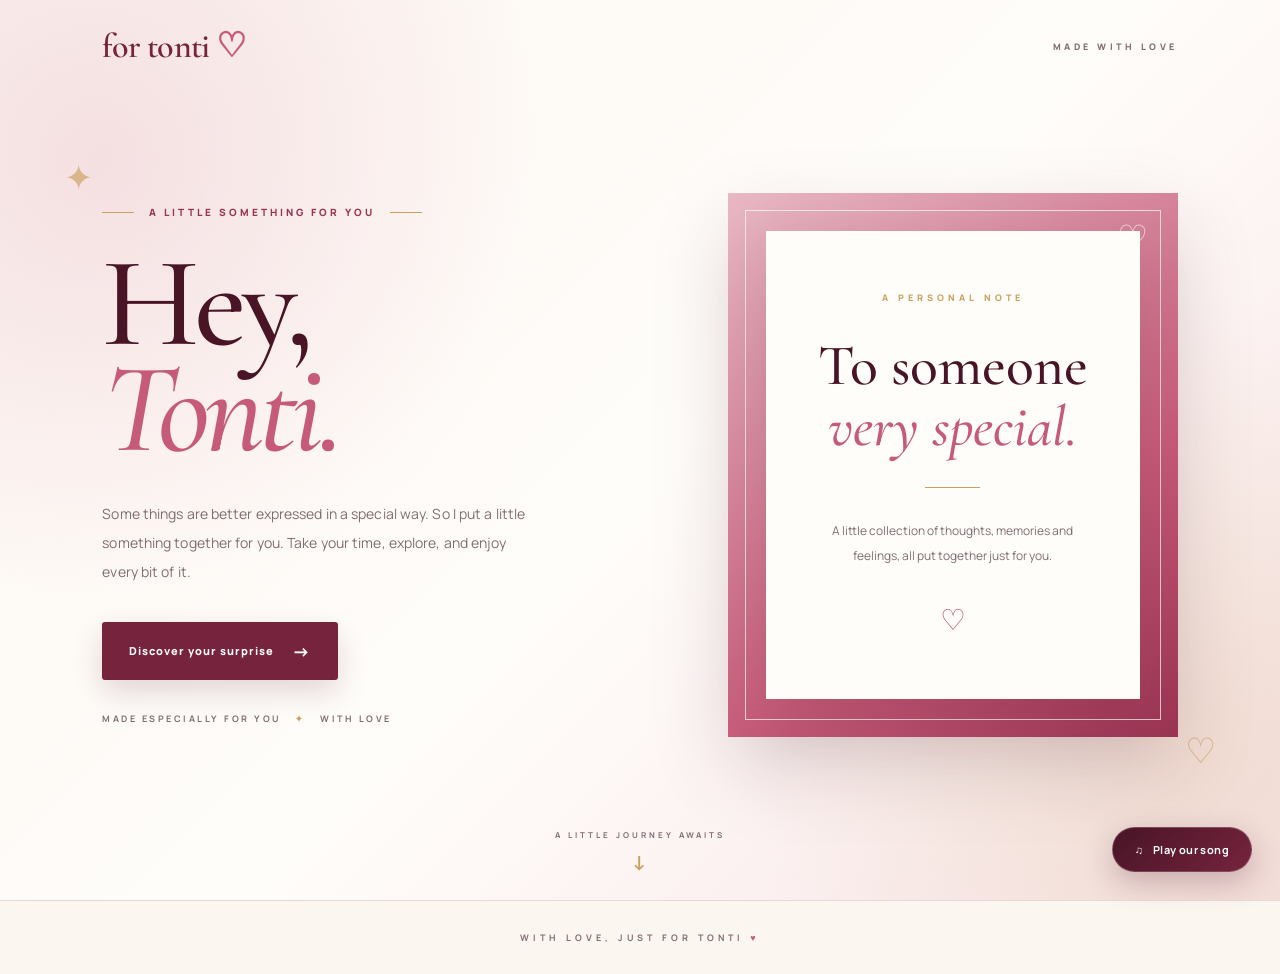
<file: index.html>
<!DOCTYPE html>
<html lang="en">
<head>
    <meta charset="UTF-8">
    <meta name="viewport" content="width=device-width, initial-scale=1.0">
    <meta name="theme-color" content="#fcf6f1">

    <title>For Tonti ♡</title>
    <meta name="description" content="A little something made especially for Tonti.">

    <link rel="preconnect" href="https://fonts.googleapis.com">
    <link rel="preconnect" href="https://fonts.gstatic.com" crossorigin>

    <link href="https://fonts.googleapis.com/css2?family=Cormorant+Garamond:ital,wght@0,400;0,500;0,600;0,700;1,400;1,500;1,600&family=Manrope:wght@400;500;600;700;800&display=swap" rel="stylesheet">

    <link rel="stylesheet" href="css/style.css">

    <style>
        .home-hero {
            min-height: 100vh;
            padding: 130px 8% 100px;
            display: flex;
            align-items: center;
            justify-content: center;
            background:
                radial-gradient(circle at 8% 18%, rgba(232,184,197,.38), transparent 32%),
                radial-gradient(circle at 92% 82%, rgba(201,161,92,.18), transparent 32%),
                linear-gradient(135deg, #fcf6f1 0%, #fffdfa 52%, #f8e4e8 100%);
            position: relative;
            overflow: hidden;
        }

        .home-layout {
            width: 100%;
            max-width: 1180px;
            display: grid;
            grid-template-columns: 1.1fr .9fr;
            align-items: center;
            gap: 75px;
            position: relative;
            z-index: 2;
        }

        .home-copy {
            animation: fadeUp 1s ease both;
        }

        .home-copy .eyebrow {
            justify-content: flex-start;
            margin-bottom: 32px;
            color: var(--wine);
            font-family: 'Manrope', sans-serif;
            font-size: 10px;
            font-weight: 800;
            letter-spacing: 3px;
        }

        .home-copy h1 {
            font-family: 'Cormorant Garamond', serif !important;
            color: var(--deep-burgundy);
            font-size: clamp(88px, 10vw, 132px);
            line-height: .83;
            font-weight: 500;
            letter-spacing: -5px;
        }

        .home-copy h1 em {
            color: var(--rose);
            font-weight: 500;
        }

        .home-copy .intro {
            margin: 35px 0;
            max-width: 440px;
            font-family: 'Manrope', sans-serif;
            font-size: 14px;
            line-height: 2.1;
            color: var(--muted);
        }

        .home-copy .button {
            display: inline-flex;
            align-items: center;
            gap: 18px;
            padding: 17px 27px;
            border-radius: 3px;
            background: var(--burgundy);
            color: var(--ivory);
            font-family: 'Manrope', sans-serif;
            font-size: 11px;
            font-weight: 800;
            letter-spacing: 1px;
            text-decoration: none;
            box-shadow: 0 12px 30px rgba(72,20,38,.16);
            transition: .3s ease;
        }

        .home-copy .button:hover {
            background: var(--deep-burgundy);
            transform: translateY(-4px);
            box-shadow: 0 17px 35px rgba(72,20,38,.23);
        }

        .home-copy .button span {
            font-size: 18px;
            transition: transform .3s ease;
        }

        .home-copy .button:hover span {
            transform: translateX(5px);
        }

        .home-caption {
            margin-top: 32px;
            font-family: 'Manrope', sans-serif;
            font-size: 9px;
            font-weight: 700;
            letter-spacing: 2.5px;
            color: var(--muted);
        }

        .home-caption span {
            color: var(--champagne);
            margin: 0 10px;
        }

        .letter-frame {
            min-height: 520px;
            display: flex;
            align-items: center;
            justify-content: center;
            padding: 38px;
            position: relative;
            background:
                linear-gradient(145deg, #e8b8c5, #c65b79 65%, #9b3454);
            box-shadow: 0 30px 75px rgba(72,20,38,.15);
            animation: fadeUp 1.2s ease both;
        }

        .letter-frame::before {
            content: "";
            position: absolute;
            inset: 17px;
            border: 1px solid rgba(255,255,255,.7);
            pointer-events: none;
        }

        .letter-frame::after {
            content: "♡";
            position: absolute;
            top: 25px;
            right: 30px;
            color: rgba(255,255,255,.65);
            font-family: 'Cormorant Garamond', serif;
            font-size: 35px;
        }

        .letter-card {
            width: 100%;
            min-height: 425px;
            padding: 60px 35px;
            display: flex;
            flex-direction: column;
            align-items: center;
            justify-content: center;
            text-align: center;
            background: var(--ivory);
            box-shadow: 0 20px 60px rgba(72,20,38,.14);
            position: relative;
            z-index: 1;
        }

        .letter-small {
            color: var(--champagne);
            font-family: 'Manrope', sans-serif;
            font-size: 9px;
            font-weight: 800;
            letter-spacing: 4px;
            margin-bottom: 32px;
        }

        .letter-card h2 {
            font-family: 'Cormorant Garamond', serif !important;
            color: var(--deep-burgundy);
            font-size: clamp(42px, 4.5vw, 58px);
            font-weight: 500;
            line-height: 1.05;
        }

        .letter-card h2 em {
            color: var(--rose);
            font-weight: 500;
        }

        .letter-line {
            width: 55px;
            height: 1px;
            background: var(--champagne);
            margin: 30px 0;
        }

        .letter-card p {
            max-width: 250px;
            color: var(--muted);
            font-family: 'Manrope', sans-serif;
            font-size: 12px;
            line-height: 2.1;
        }

        .letter-heart {
            color: var(--rose);
            font-size: 29px;
            margin-top: 30px;
        }

        .home-decoration {
            position: absolute;
            color: var(--champagne);
            opacity: .65;
            font-size: 35px;
            animation: float 6s ease-in-out infinite;
            pointer-events: none;
        }

        .decoration-one {
            top: 17%;
            left: 5%;
        }

        .decoration-two {
            bottom: 14%;
            right: 5%;
            animation-delay: 2s;
        }

        .home-scroll {
            position: absolute;
            bottom: 25px;
            left: 50%;
            transform: translateX(-50%);
            font-family: 'Manrope', sans-serif;
            font-size: 8px;
            font-weight: 700;
            letter-spacing: 3px;
            color: var(--muted);
            text-align: center;
        }

        .home-scroll span {
            display: block;
            color: var(--champagne);
            font-size: 20px;
            margin-top: 8px;
        }

        @media (max-width: 800px) {
            .home-hero {
                padding: 125px 7% 90px;
            }

            .home-layout {
                grid-template-columns: 1fr;
                gap: 55px;
                max-width: 560px;
            }

            .home-copy {
                text-align: center;
            }

            .home-copy .eyebrow {
                justify-content: center;
            }

            .home-copy h1 {
                font-size: clamp(85px, 16vw, 115px);
            }

            .home-copy .intro {
                margin: 28px auto;
            }

            .letter-frame {
                min-height: 430px;
            }

            .letter-card {
                min-height: 350px;
                padding: 45px 25px;
            }

            .home-caption {
                margin-top: 27px;
            }

            .home-scroll {
                display: none;
            }
        }

        @media (max-width: 480px) {
            .home-hero {
                padding: 115px 6% 65px;
            }

            .home-copy h1 {
                font-size: 82px;
                letter-spacing: -3px;
            }

            .home-copy .intro {
                font-size: 13px;
                line-height: 2;
            }

            .home-copy .eyebrow {
                font-size: 8px;
                letter-spacing: 2px;
            }

            .home-copy .button {
                padding: 16px 21px;
                font-size: 10px;
            }

            .letter-frame {
                padding: 27px;
                min-height: 370px;
            }

            .letter-card {
                min-height: 310px;
                padding: 40px 20px;
            }

            .letter-card h2 {
                font-size: 43px;
            }

            .letter-small {
                font-size: 8px;
                letter-spacing: 3px;
            }

            .home-caption {
                font-size: 8px;
                letter-spacing: 1.5px;
            }
        }

        @media (prefers-reduced-motion: reduce) {
            .home-copy,
            .letter-frame,
            .home-decoration {
                animation: none;
            }

            .home-copy .button,
            .home-copy .button span {
                transition: none;
            }
        }
    </style>
</head>

<body>

    <header class="site-header">
        <a class="brand" href="index.html">
            for tonti <span>♡</span>
        </a>

        <span class="header-note">MADE WITH LOVE</span>
    </header>

    <main>

        <section class="home-hero">

            <div class="home-layout">

                <div class="home-copy">

                    <p class="eyebrow">
                        <span></span>
                        A LITTLE SOMETHING FOR YOU
                        <span></span>
                    </p>

                    <h1>
                        Hey,<br>
                        <em>Tonti.</em>
                    </h1>

                    <p class="intro">
                        Some things are better expressed in a special way.
                        So I put a little something together for you.
                        Take your time, explore, and enjoy every bit of it.
                    </p>

                    <a class="button" href="story.html">
                        Discover your surprise <span>→</span>
                    </a>

                    <p class="home-caption">
                        MADE ESPECIALLY FOR YOU
                        <span>✦</span>
                        WITH LOVE
                    </p>

                </div>

                <div class="letter-frame">

                    <div class="letter-card">

                        <span class="letter-small">
                            A PERSONAL NOTE
                        </span>

                        <h2>
                            To someone<br>
                            <em>very special.</em>
                        </h2>

                        <div class="letter-line"></div>

                        <p>
                            A little collection of thoughts,
                            memories and feelings, all put
                            together just for you.
                        </p>

                        <span class="letter-heart">♡</span>

                    </div>

                </div>

            </div>

            <span class="home-decoration decoration-one">✦</span>
            <span class="home-decoration decoration-two">♡</span>

            <div class="home-scroll">
                A LITTLE JOURNEY AWAITS
                <span>↓</span>
            </div>

        </section>

    </main>

    <footer>
        WITH LOVE, JUST FOR TONTI <span>♥</span>
    </footer>

    <script src="js/script.js"></script>

</body>
</html>
</file>
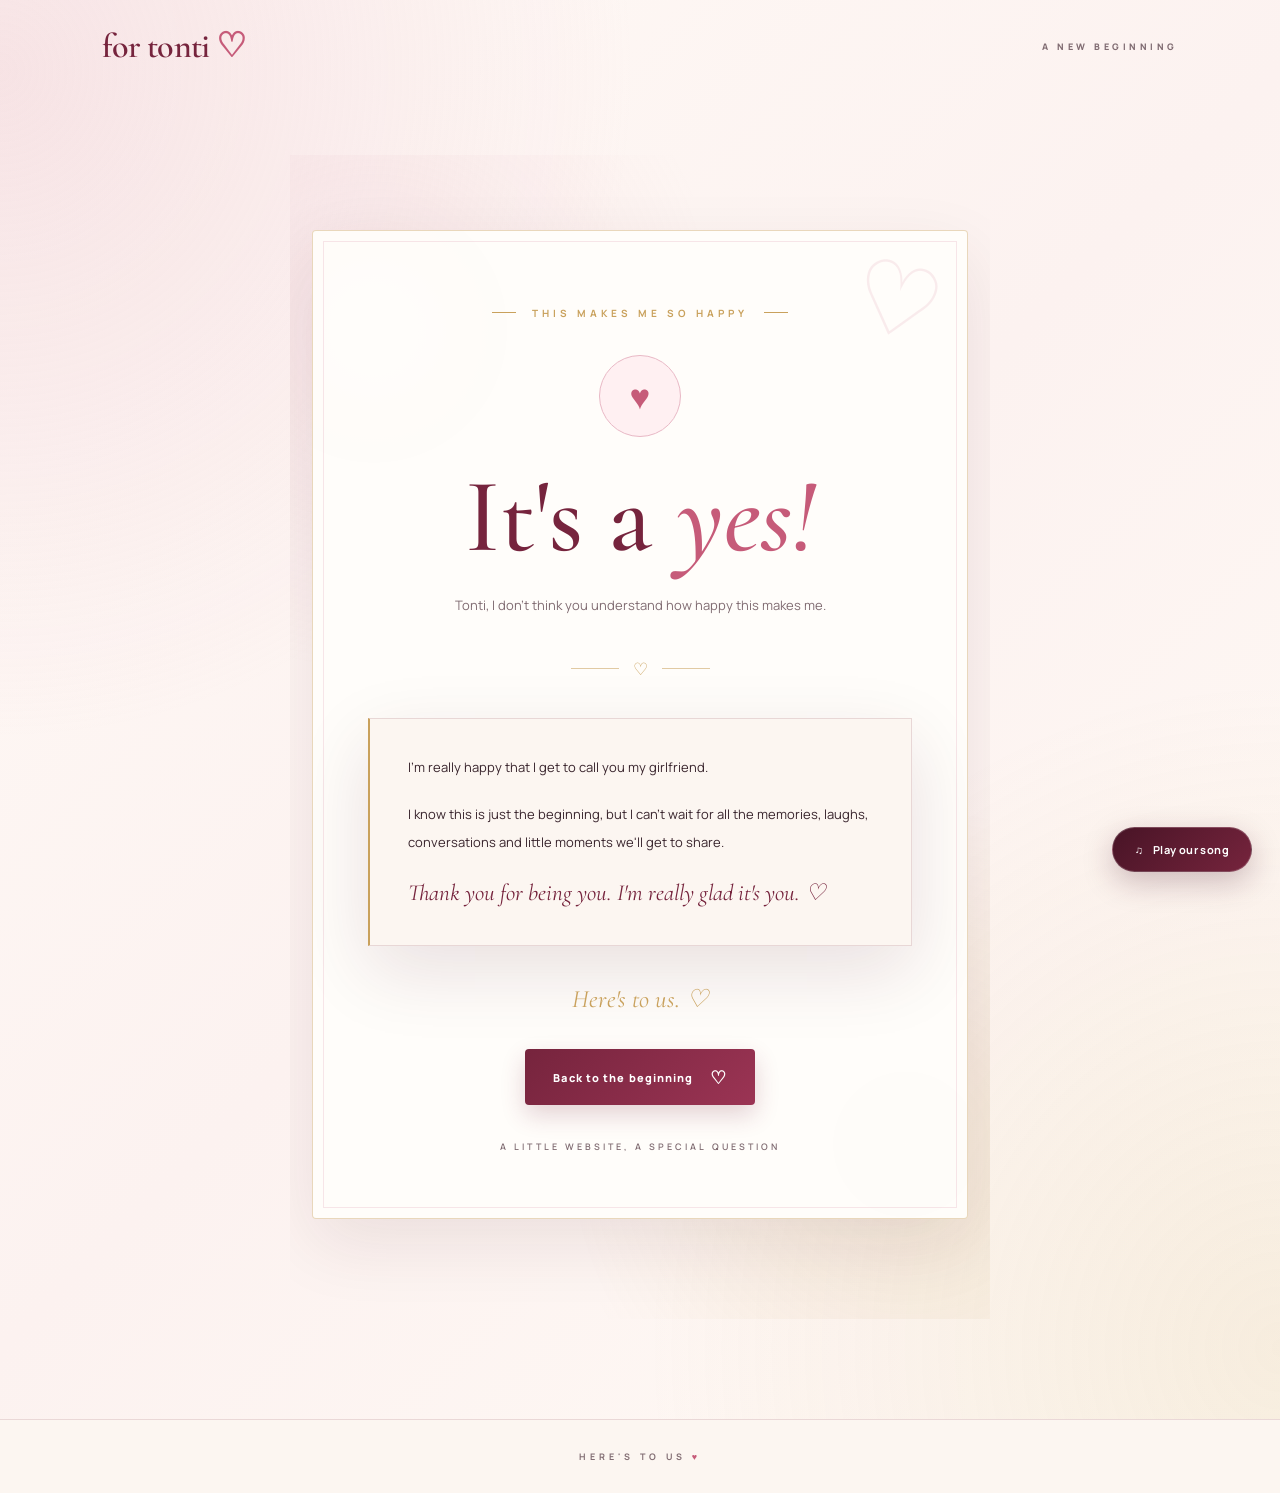
<file: answer.html>
<!DOCTYPE html>
<html lang="en">
<head>
    <meta charset="UTF-8">
    <meta name="viewport" content="width=device-width, initial-scale=1.0">
    <meta name="theme-color" content="#fcf6f1">

    <title>She Said Yes! | For Tonti ♡</title>
    <meta name="description" content="A little celebration of a special new beginning.">

    <link rel="preconnect" href="https://fonts.googleapis.com">
    <link rel="preconnect" href="https://fonts.gstatic.com" crossorigin>

    <link href="https://fonts.googleapis.com/css2?family=Cormorant+Garamond:ital,wght@0,400;0,500;0,600;1,400;1,500;1,600&family=Manrope:wght@400;500;600;700&display=swap" rel="stylesheet">

    <link rel="stylesheet" href="css/style.css">

    <style>
        .answer-section {
            min-height: 85vh;
            padding: 75px 22px 100px;
            display: flex;
            align-items: center;
            justify-content: center;
            text-align: center;
            position: relative;
            overflow: hidden;
            background:
                radial-gradient(circle at 12% 15%, rgba(232,184,197,0.18), transparent 30%),
                radial-gradient(circle at 88% 85%, rgba(201,161,92,0.14), transparent 30%);
        }

        .answer-card {
            width: 100%;
            max-width: 790px;
            padding: 75px 55px 65px;
            background: rgba(255,253,250,0.97);
            border: 1px solid rgba(201,161,92,0.4);
            border-radius: 4px;
            box-shadow: 0 25px 70px rgba(72,20,38,0.09);
            position: relative;
            overflow: hidden;
        }

        .answer-card::before {
            content: "";
            position: absolute;
            inset: 10px;
            border: 1px solid rgba(232,184,197,0.35);
            pointer-events: none;
        }

        .answer-card::after {
            content: "♡";
            position: absolute;
            top: 12px;
            right: 25px;
            color: var(--dusty-rose);
            opacity: 0.25;
            font-family: 'Cormorant Garamond', serif;
            font-size: 100px;
            transform: rotate(15deg);
            pointer-events: none;
        }

        .answer-eyebrow {
            position: relative;
            z-index: 1;
            color: var(--champagne);
            font-family: 'Manrope', sans-serif;
            font-size: 10px;
            font-weight: 700;
            letter-spacing: 4px;
            margin-bottom: 35px;
        }

        .answer-eyebrow span {
            display: inline-block;
            width: 24px;
            height: 1px;
            background: var(--champagne);
            vertical-align: middle;
            margin: 0 10px 3px;
        }

        .celebration-heart {
            position: relative;
            z-index: 1;
            width: 82px;
            height: 82px;
            margin: 0 auto 30px;
            display: flex;
            align-items: center;
            justify-content: center;
            background: var(--soft-pink);
            border: 1px solid var(--dusty-rose);
            border-radius: 50%;
            color: var(--rose);
            font-size: 35px;
            animation: heartBeat 2s ease-in-out infinite;
        }

        @keyframes heartBeat {
            0%, 100% {
                transform: scale(1);
            }
            15% {
                transform: scale(1.1);
            }
            30% {
                transform: scale(1);
            }
            45% {
                transform: scale(1.06);
            }
        }

        .answer-card h1 {
            position: relative;
            z-index: 1;
            color: var(--burgundy);
            font-family: 'Cormorant Garamond', serif;
            font-size: clamp(65px, 10vw, 105px);
            font-weight: 500;
            line-height: 0.95;
            margin-bottom: 25px;
        }

        .answer-card h1 em {
            color: var(--rose);
            font-weight: 500;
        }

        .answer-intro {
            position: relative;
            z-index: 1;
            max-width: 460px;
            margin: 0 auto;
            color: var(--muted);
            font-family: 'Manrope', sans-serif;
            font-size: 13px;
            line-height: 2.1;
        }

        .answer-divider {
            display: flex;
            align-items: center;
            justify-content: center;
            gap: 14px;
            margin: 38px 0;
        }

        .answer-divider span {
            width: 48px;
            height: 1px;
            background: rgba(201,161,92,0.55);
        }

        .answer-divider i {
            color: var(--champagne);
            font-size: 17px;
            font-style: normal;
        }

        .answer-message {
            position: relative;
            z-index: 1;
            max-width: 550px;
            margin: 0 auto 38px;
            padding: 35px 38px;
            background: var(--cream);
            border-left: 2px solid var(--champagne);
            text-align: left;
        }

        .answer-message p {
            color: var(--text);
            font-family: 'Manrope', sans-serif;
            font-size: 13px;
            line-height: 2.1;
            margin-bottom: 20px;
        }

        .answer-message p:last-child {
            margin-bottom: 0;
            color: var(--burgundy);
            font-family: 'Cormorant Garamond', serif;
            font-size: 23px;
            font-style: italic;
            line-height: 1.5;
        }

        .answer-signature {
            position: relative;
            z-index: 1;
            margin: 0 0 35px;
            color: var(--champagne);
            font-family: 'Cormorant Garamond', serif;
            font-size: 25px;
            font-style: italic;
        }

        .answer-card .button {
            position: relative;
            z-index: 1;
            display: inline-flex;
            justify-content: center;
            padding: 16px 28px;
            transition: all 0.3s ease;
        }

        .answer-card .button:hover {
            transform: translateY(-3px);
            box-shadow: 0 12px 25px rgba(118,36,61,0.16);
        }

        .answer-footer-note {
            position: relative;
            z-index: 1;
            margin-top: 35px;
            color: var(--muted);
            font-family: 'Manrope', sans-serif;
            font-size: 9px;
            font-weight: 600;
            letter-spacing: 3px;
        }

        @media (max-width: 600px) {
            .answer-section {
                min-height: auto;
                padding: 55px 17px 75px;
            }

            .answer-card {
                padding: 55px 23px 48px;
            }

            .answer-eyebrow {
                font-size: 8px;
                letter-spacing: 2px;
            }

            .answer-eyebrow span {
                width: 14px;
                margin: 0 5px 3px;
            }

            .answer-card h1 {
                font-size: clamp(65px, 15vw, 85px);
            }

            .answer-message {
                padding: 28px 23px;
            }

            .answer-message p {
                font-size: 12px;
            }

            .answer-message p:last-child {
                font-size: 21px;
            }

            .answer-card::after {
                font-size: 70px;
                right: 12px;
            }

            .answer-card .button {
                width: 100%;
            }
        }
    </style>
</head>

<body>

    <header class="site-header">
        <a class="brand" href="index.html">
            for tonti <span>♡</span>
        </a>

        <span class="header-note">A NEW BEGINNING</span>
    </header>

    <main class="content-page">

        <section class="answer-section">

            <div class="answer-card">

                <p class="answer-eyebrow">
                    <span></span>
                    THIS MAKES ME SO HAPPY
                    <span></span>
                </p>

                <div class="celebration-heart">♥</div>

                <h1>
                    It's a <em>yes!</em>
                </h1>

                <p class="answer-intro">
                    Tonti, I don't think you understand how happy
                    this makes me.
                </p>

                <div class="answer-divider">
                    <span></span>
                    <i>♡</i>
                    <span></span>
                </div>

                <div class="answer-message">

                    <p>
                        I'm really happy that I get to call you my girlfriend.
                    </p>

                    <p>
                        I know this is just the beginning, but I can't wait
                        for all the memories, laughs, conversations and
                        little moments we'll get to share.
                    </p>

                    <p>
                        Thank you for being you. I'm really glad it's you. ♡
                    </p>

                </div>

                <div class="answer-signature">
                    Here's to us. ♡
                </div>

                <a href="index.html" class="button">
                    Back to the beginning <span>♡</span>
                </a>

                <p class="answer-footer-note">
                    A LITTLE WEBSITE, A SPECIAL QUESTION
                </p>

            </div>

        </section>

    </main>

    <footer>
        HERE'S TO US <span>♥</span>
    </footer>

    <script src="js/script.js"></script>

</body>
</html>
</file>
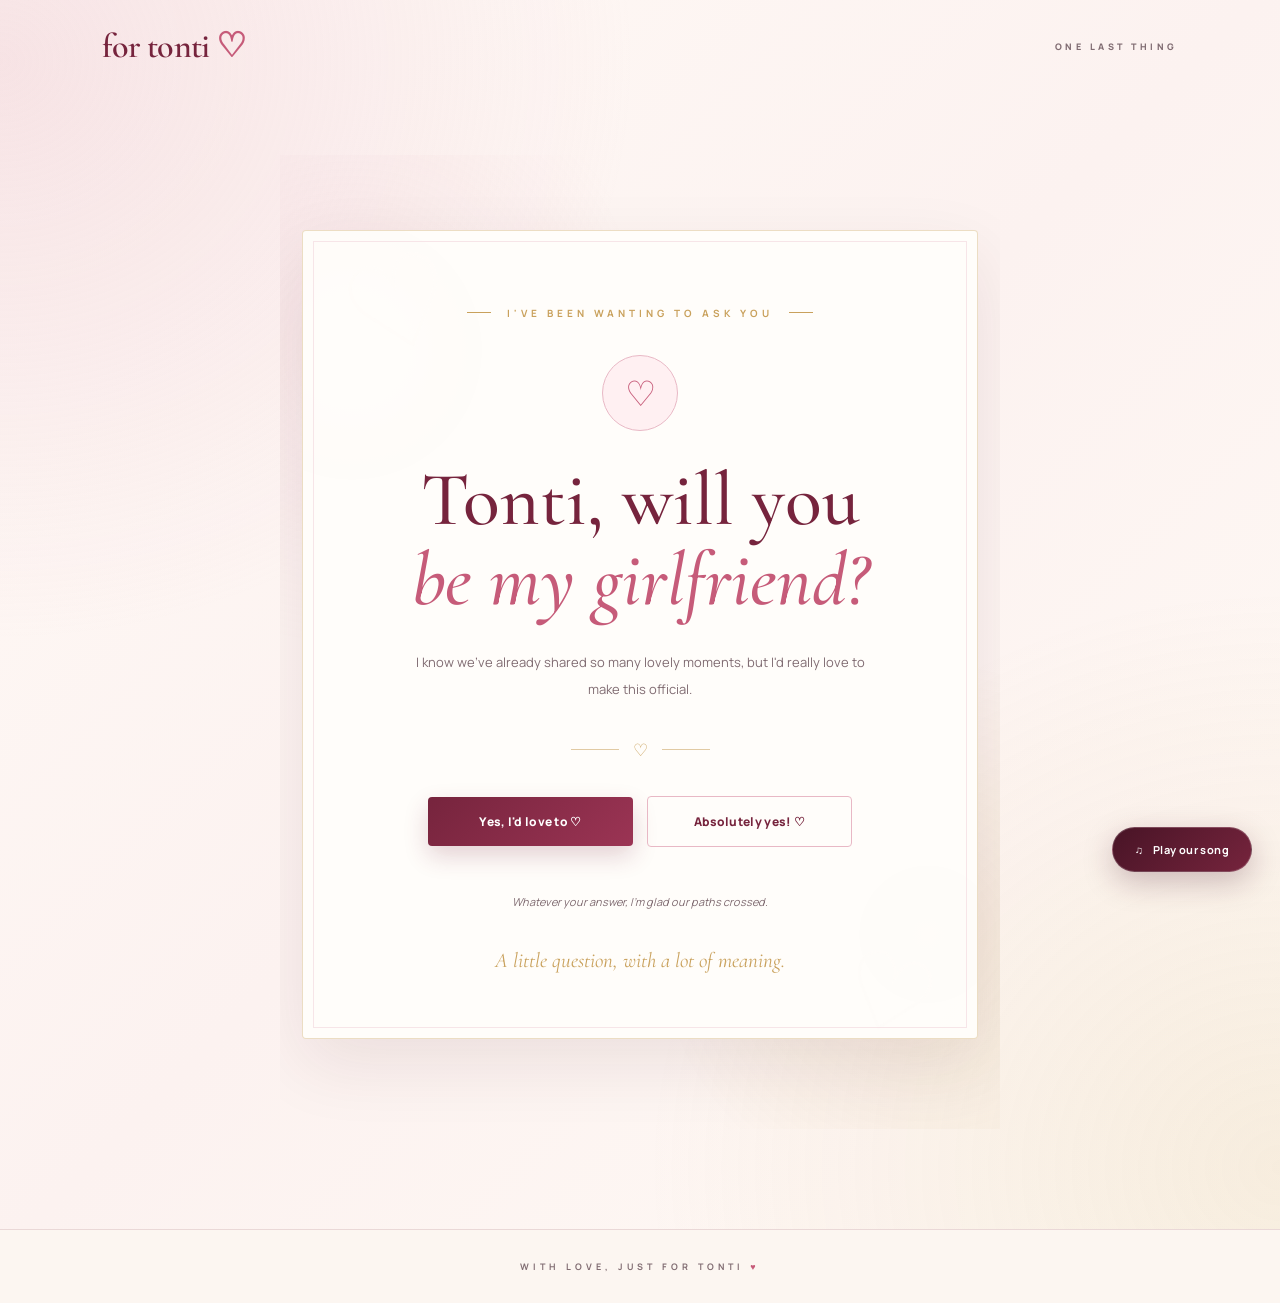
<file: question.html>
<!DOCTYPE html>
<html lang="en">
<head>
    <meta charset="UTF-8">
    <meta name="viewport" content="width=device-width, initial-scale=1.0">
    <meta name="theme-color" content="#fcf6f1">

    <title>One Last Question | For Tonti ♡</title>
    <meta name="description" content="One little question, with a lot of meaning.">

    <link rel="preconnect" href="https://fonts.googleapis.com">
    <link rel="preconnect" href="https://fonts.gstatic.com" crossorigin>

    <link href="https://fonts.googleapis.com/css2?family=Cormorant+Garamond:ital,wght@0,400;0,500;0,600;1,400;1,500;1,600&family=Manrope:wght@400;500;600;700&display=swap" rel="stylesheet">

    <link rel="stylesheet" href="css/style.css">

    <style>
        .question-section {
            min-height: 82vh;
            display: flex;
            align-items: center;
            justify-content: center;
            padding: 75px 22px 90px;
            position: relative;
            overflow: hidden;
            background:
                radial-gradient(circle at 10% 20%, rgba(232,184,197,0.16), transparent 30%),
                radial-gradient(circle at 90% 80%, rgba(201,161,92,0.12), transparent 28%);
        }

        .question-section::before,
        .question-section::after {
            content: "♡";
            position: absolute;
            pointer-events: none;
            font-family: 'Cormorant Garamond', serif;
            color: var(--dusty-rose);
            opacity: 0.35;
        }

        .question-section::before {
            top: 8%;
            left: 9%;
            font-size: 125px;
            transform: rotate(-18deg);
        }

        .question-section::after {
            bottom: 7%;
            right: 9%;
            font-size: 105px;
            transform: rotate(18deg);
        }

        .question-card {
            position: relative;
            z-index: 1;
            width: 100%;
            max-width: 790px;
            padding: 75px 55px 65px;
            text-align: center;
            background: rgba(255,253,250,0.96);
            border: 1px solid rgba(201,161,92,0.35);
            border-radius: 4px;
            box-shadow: 0 25px 70px rgba(72,20,38,0.09);
        }

        .question-card::before {
            content: "";
            position: absolute;
            inset: 10px;
            border: 1px solid rgba(232,184,197,0.35);
            pointer-events: none;
        }

        .question-eyebrow {
            position: relative;
            color: var(--champagne);
            font-family: 'Manrope', sans-serif;
            font-size: 10px;
            font-weight: 700;
            letter-spacing: 4px;
            margin-bottom: 35px;
        }

        .question-eyebrow span {
            display: inline-block;
            width: 24px;
            height: 1px;
            background: var(--champagne);
            vertical-align: middle;
            margin: 0 10px 3px;
        }

        .question-heart {
            width: 76px;
            height: 76px;
            margin: 0 auto 30px;
            display: flex;
            align-items: center;
            justify-content: center;
            border: 1px solid var(--dusty-rose);
            border-radius: 50%;
            background: var(--soft-pink);
            color: var(--rose);
            font-size: 35px;
            animation: gentlePulse 2.8s ease-in-out infinite;
        }

        @keyframes gentlePulse {
            0%, 100% {
                transform: scale(1);
            }
            50% {
                transform: scale(1.07);
            }
        }

        .question-card h1 {
            position: relative;
            color: var(--burgundy);
            font-family: 'Cormorant Garamond', serif;
            font-size: clamp(43px, 7vw, 76px);
            font-weight: 500;
            line-height: 1.05;
            margin-bottom: 28px;
        }

        .question-card h1 em {
            color: var(--rose);
            font-weight: 500;
        }

        .question-intro {
            max-width: 470px;
            margin: 0 auto;
            color: var(--muted);
            font-family: 'Manrope', sans-serif;
            font-size: 13px;
            line-height: 2.1;
        }

        .question-divider {
            display: flex;
            align-items: center;
            justify-content: center;
            gap: 14px;
            margin: 35px 0;
        }

        .question-divider span {
            width: 48px;
            height: 1px;
            background: rgba(201,161,92,0.55);
        }

        .question-divider i {
            color: var(--champagne);
            font-size: 17px;
            font-style: normal;
        }

        .answer-buttons {
            display: flex;
            flex-wrap: wrap;
            justify-content: center;
            gap: 14px;
            margin-top: 32px;
        }

        .answer-buttons .button {
            min-width: 205px;
            justify-content: center;
            padding: 16px 25px;
            font-family: 'Manrope', sans-serif;
            font-size: 12px;
            letter-spacing: 0.3px;
            transition: all 0.3s ease;
        }

        .answer-buttons .button:hover {
            transform: translateY(-3px);
            box-shadow: 0 12px 25px rgba(118,36,61,0.16);
        }

        .answer-buttons .button-secondary {
            background: transparent;
            color: var(--burgundy);
            border: 1px solid var(--dusty-rose);
        }

        .answer-buttons .button-secondary:hover {
            background: var(--soft-pink);
            border-color: var(--rose);
        }

        .question-note {
            margin-top: 38px;
            color: var(--muted);
            font-family: 'Manrope', sans-serif;
            font-size: 11px;
            line-height: 1.9;
            font-style: italic;
        }

        .question-signature {
            margin-top: 35px;
            color: var(--champagne);
            font-family: 'Cormorant Garamond', serif;
            font-size: 21px;
            font-style: italic;
        }

        @media (max-width: 600px) {
            .question-section {
                min-height: auto;
                padding: 55px 17px 70px;
            }

            .question-card {
                padding: 55px 24px 48px;
            }

            .question-section::before {
                top: 3%;
                left: -20px;
                font-size: 80px;
            }

            .question-section::after {
                bottom: 3%;
                right: -15px;
                font-size: 75px;
            }

            .question-eyebrow {
                font-size: 8px;
                letter-spacing: 2px;
            }

            .question-eyebrow span {
                width: 14px;
                margin: 0 5px 3px;
            }

            .question-card h1 {
                font-size: clamp(42px, 11vw, 58px);
            }

            .answer-buttons {
                flex-direction: column;
                width: 100%;
                align-items: stretch;
            }

            .answer-buttons .button {
                width: 100%;
                min-width: 0;
            }
        }
    </style>
</head>

<body>

    <header class="site-header">
        <a class="brand" href="index.html">
            for tonti <span>♡</span>
        </a>

        <span class="header-note">ONE LAST THING</span>
    </header>

    <main class="content-page">

        <section class="question-section">

            <div class="question-card">

                <p class="question-eyebrow">
                    <span></span>
                    I'VE BEEN WANTING TO ASK YOU
                    <span></span>
                </p>

                <div class="question-heart">♡</div>

                <h1>
                    Tonti, will you<br>
                    <em>be my girlfriend?</em>
                </h1>

                <p class="question-intro">
                    I know we've already shared so many lovely moments,
                    but I'd really love to make this official.
                </p>

                <div class="question-divider">
                    <span></span>
                    <i>♡</i>
                    <span></span>
                </div>

                <div class="answer-buttons">

                    <a href="answer.html" class="button">
                        Yes, I'd love to ♡
                    </a>

                    <a href="answer.html" class="button button-secondary">
                        Absolutely yes! ♡
                    </a>

                </div>

                <p class="question-note">
                    Whatever your answer, I'm glad our paths crossed.
                </p>

                <div class="question-signature">
                    A little question, with a lot of meaning.
                </div>

            </div>

        </section>

    </main>

    <footer>
        WITH LOVE, JUST FOR TONTI <span>♥</span>
    </footer>

    <script src="js/script.js"></script>

</body>
</html>
</file>
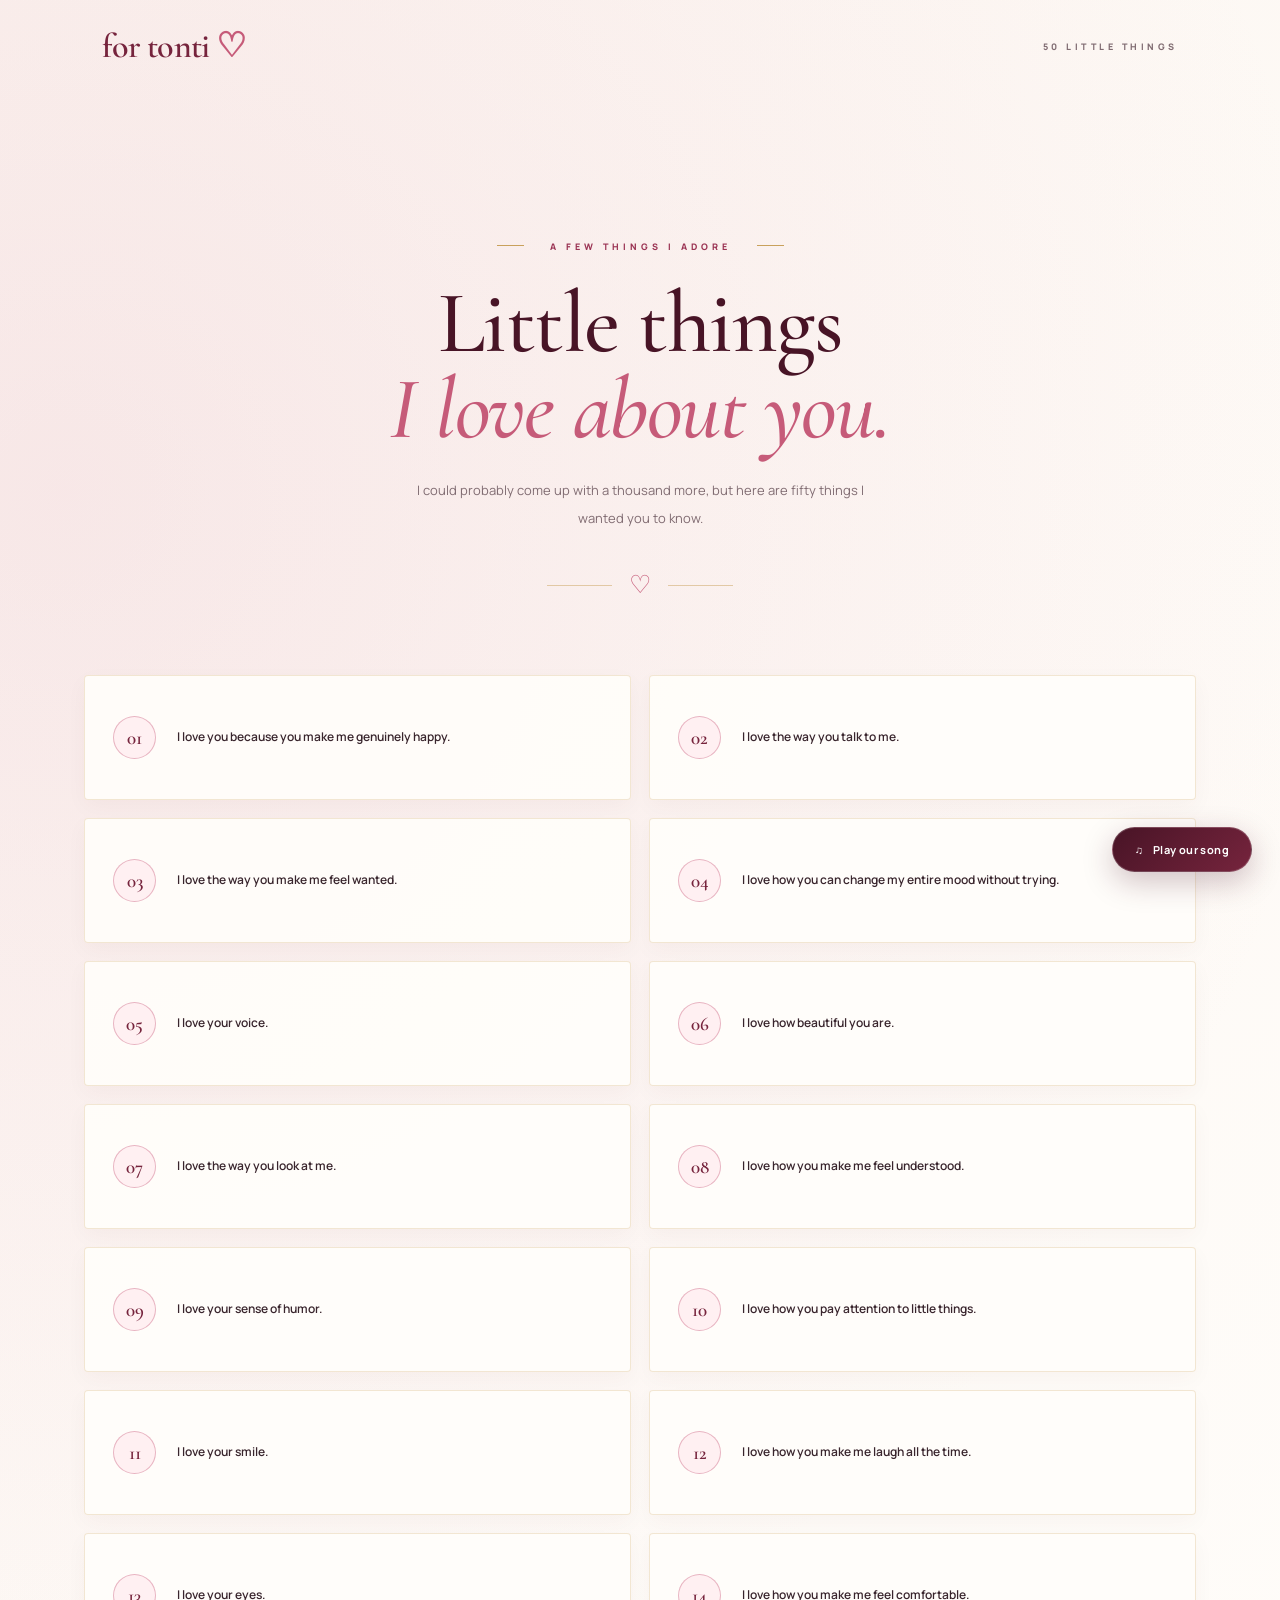
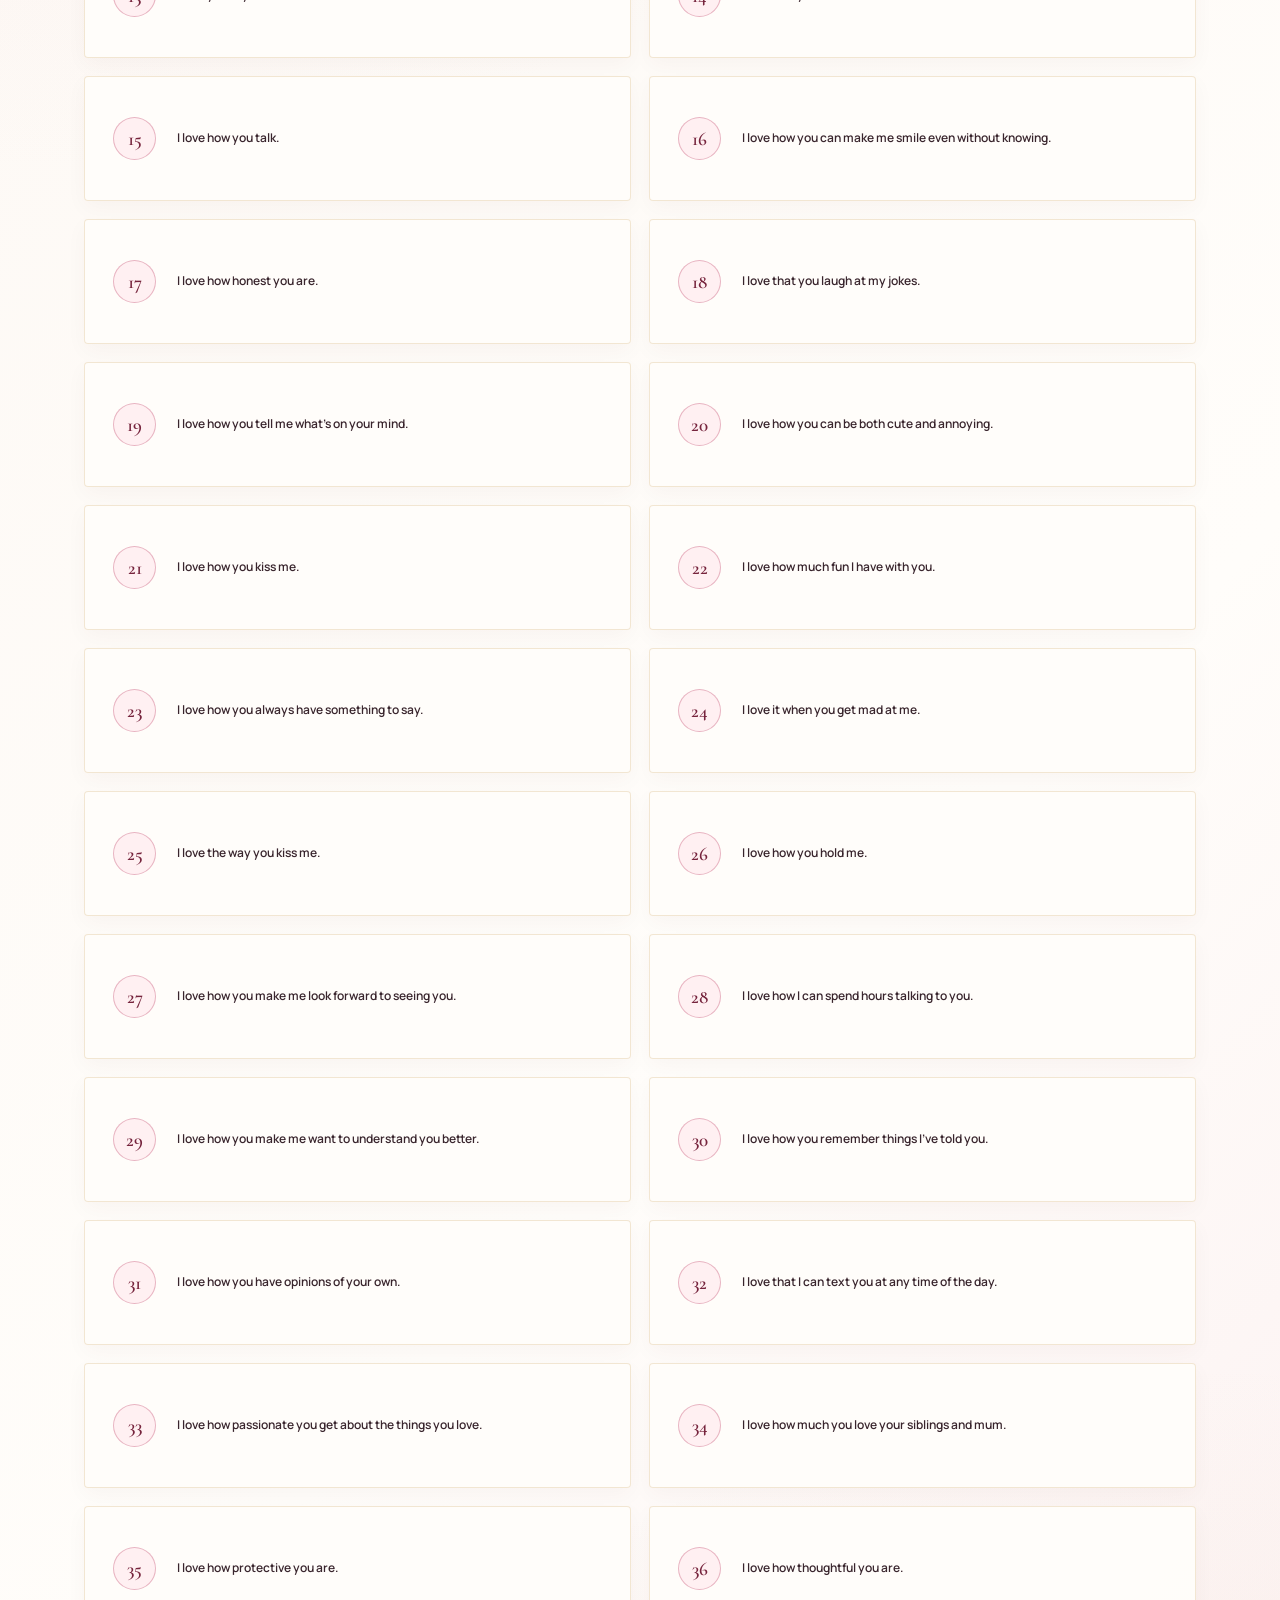
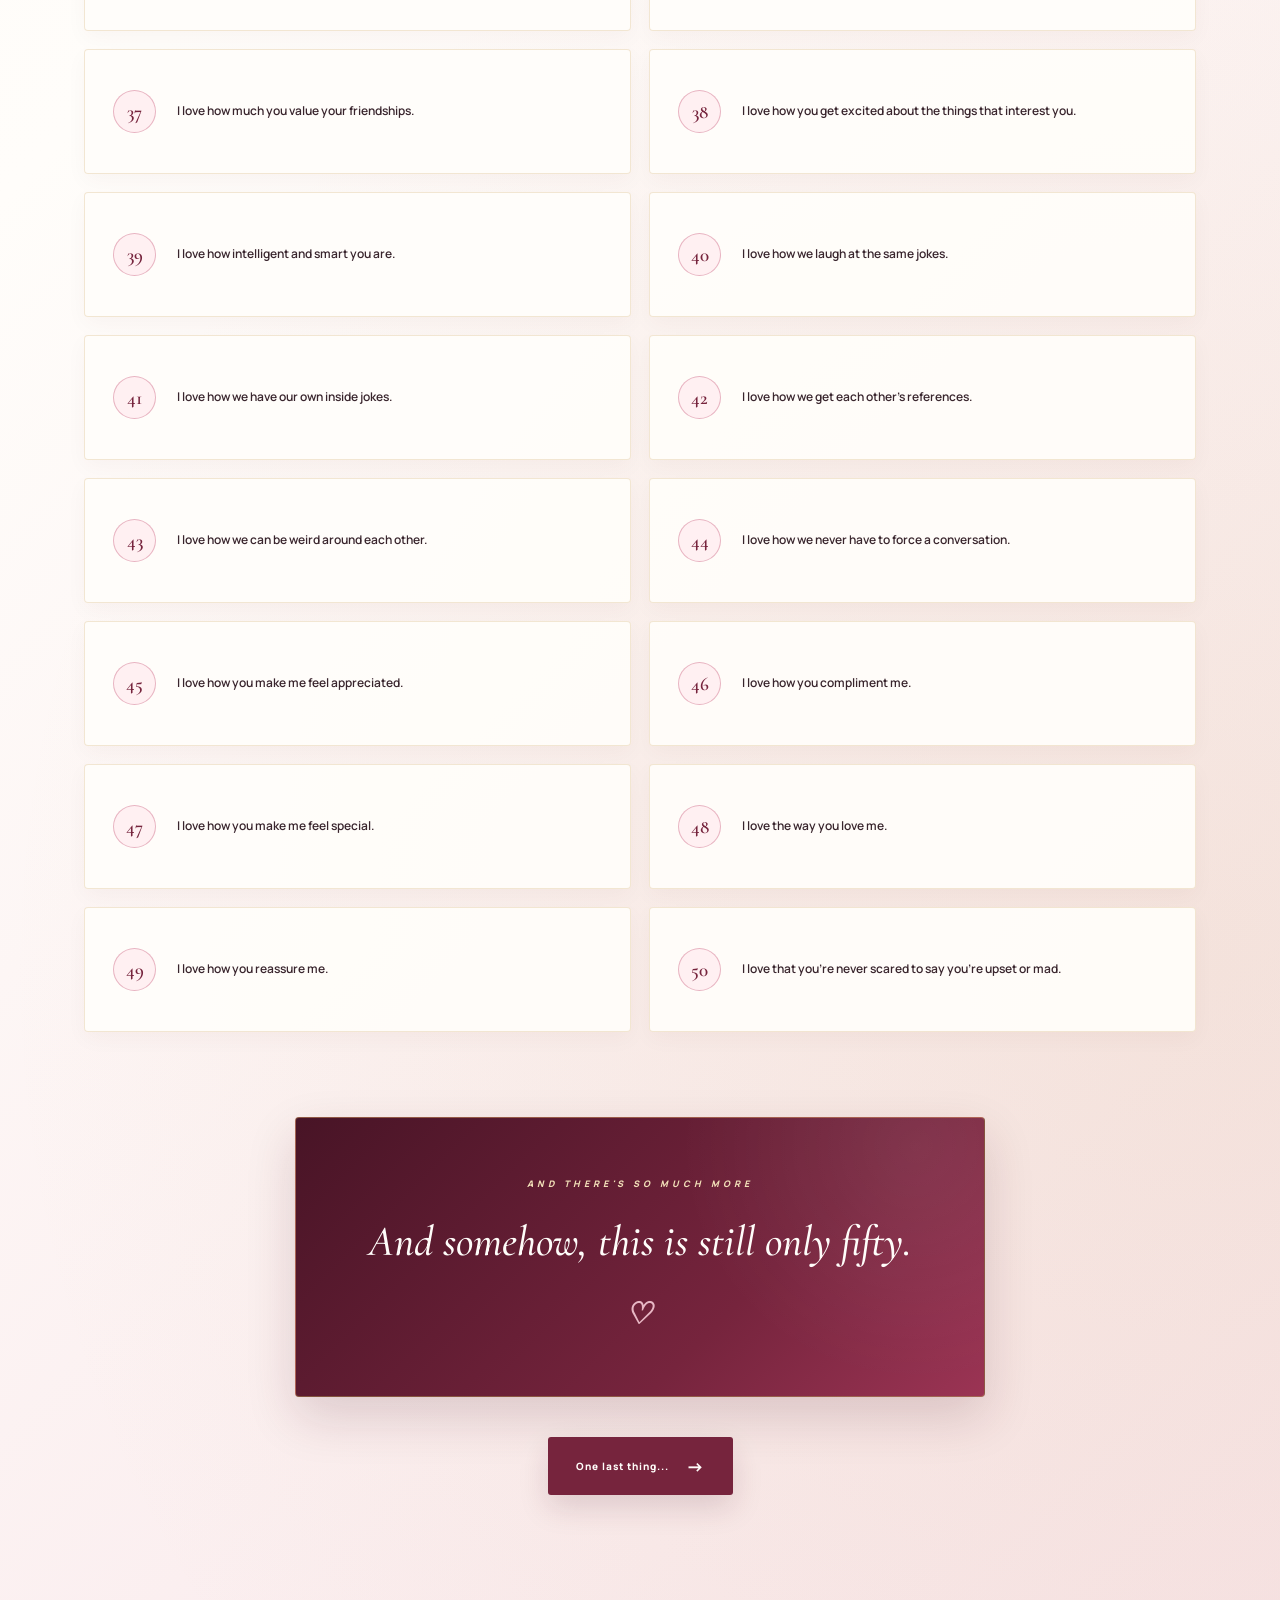
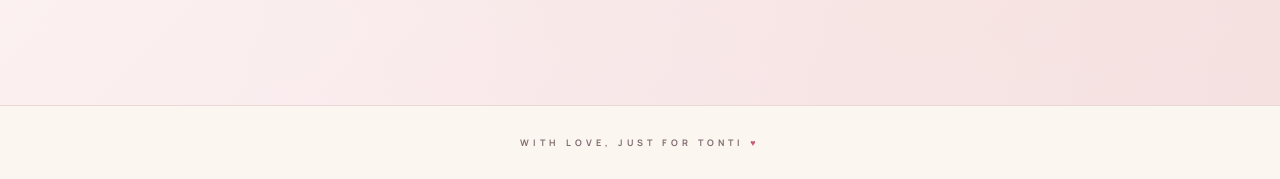
<file: reasons.html>
<!DOCTYPE html>
<html lang="en">
<head>
    <meta charset="UTF-8">
    <meta name="viewport" content="width=device-width, initial-scale=1.0">
    <meta name="theme-color" content="#fcf6f1">

    <title>50 Little Things | For Tonti ♡</title>
    <meta name="description" content="Fifty little things I love about you, Tonti.">

    <link rel="preconnect" href="https://fonts.googleapis.com">
    <link rel="preconnect" href="https://fonts.gstatic.com" crossorigin>

    <link href="https://fonts.googleapis.com/css2?family=Cormorant+Garamond:ital,wght@0,400;0,500;0,600;0,700;1,400;1,500;1,600&family=Manrope:wght@400;500;600;700;800&display=swap" rel="stylesheet">

    <link rel="stylesheet" href="css/style.css">

    <style>
        .content-page {
            background:
                radial-gradient(circle at 5% 10%, rgba(232,184,197,.25), transparent 28%),
                radial-gradient(circle at 95% 85%, rgba(201,161,92,.12), transparent 28%),
                linear-gradient(135deg, #fcf6f1, #fffdfa 55%, #f8e4e8);
            min-height: 100vh;
        }

        .reasons-section {
            max-width: 1160px;
            margin: 0 auto;
            padding: 85px 24px 110px;
        }

        .reasons-heading {
            text-align: center;
            max-width: 720px;
            margin: 0 auto 75px;
        }

        .reasons-heading .eyebrow {
            color: var(--wine);
            font-family: 'Manrope', sans-serif;
            font-size: 9px;
            font-weight: 800;
            letter-spacing: 4px;
            margin-bottom: 27px;
        }

        .reasons-heading .eyebrow span {
            display: inline-block;
            width: 27px;
            height: 1px;
            background: var(--champagne);
            vertical-align: middle;
            margin: 0 11px 3px;
        }

        .reasons-heading h1 {
            color: var(--deep-burgundy);
            font-family: 'Cormorant Garamond', serif !important;
            font-size: clamp(55px, 7vw, 88px);
            font-weight: 500;
            line-height: .98;
            margin-bottom: 25px;
            letter-spacing: -1.5px;
        }

        .reasons-heading h1 em {
            color: var(--rose);
            font-weight: 500;
        }

        .reasons-heading .section-intro {
            color: var(--muted);
            font-family: 'Manrope', sans-serif;
            font-size: 13px;
            line-height: 2.1;
            max-width: 480px;
            margin: 0 auto;
        }

        .reasons-divider {
            display: flex;
            align-items: center;
            justify-content: center;
            gap: 17px;
            margin: 38px 0 0;
        }

        .reasons-divider span {
            width: 65px;
            height: 1px;
            background: rgba(201,161,92,.5);
        }

        .reasons-divider .heart {
            color: var(--rose);
            font-family: 'Cormorant Garamond', serif;
            font-size: 25px;
        }

        .reasons-grid {
            display: grid;
            grid-template-columns: repeat(2, minmax(0, 1fr));
            gap: 18px;
        }

        .reason-card {
            position: relative;
            min-height: 125px;
            padding: 26px 28px;
            display: flex;
            align-items: center;
            gap: 21px;
            background: rgba(255,253,250,.94);
            border: 1px solid rgba(201,161,92,.25);
            border-radius: 4px;
            box-shadow: 0 7px 22px rgba(72,20,38,.035);
            transition:
                transform .35s ease,
                box-shadow .35s ease,
                border-color .35s ease,
                background .35s ease;
            overflow: hidden;
        }

        .reason-card::before {
            content: "";
            position: absolute;
            top: 0;
            left: 0;
            width: 3px;
            height: 100%;
            background: linear-gradient(to bottom, var(--rose), var(--champagne));
            opacity: 0;
            transition: opacity .3s ease;
        }

        .reason-card:hover {
            transform: translateY(-5px);
            border-color: rgba(198,91,121,.5);
            background: #ffffff;
            box-shadow: 0 17px 35px rgba(72,20,38,.09);
        }

        .reason-card:hover::before {
            opacity: 1;
        }

        .reason-number {
            flex-shrink: 0;
            width: 43px;
            height: 43px;
            display: flex;
            align-items: center;
            justify-content: center;
            border: 1px solid rgba(198,91,121,.4);
            border-radius: 50%;
            background: #fff0f2;
            color: var(--burgundy);
            font-family: 'Cormorant Garamond', serif;
            font-size: 19px;
            font-weight: 600;
            transition: .3s ease;
        }

        .reason-card:hover .reason-number {
            background: var(--burgundy);
            color: var(--ivory);
            border-color: var(--burgundy);
        }

        .reason-text {
            color: var(--text);
            font-family: 'Manrope', sans-serif;
            font-size: 12px;
            line-height: 1.9;
            font-weight: 600;
        }

        .reasons-ending {
            max-width: 690px;
            margin: 85px auto 35px;
            padding: 60px 30px;
            text-align: center;
            background:
                radial-gradient(circle at 90% 10%, rgba(255,255,255,.08), transparent 35%),
                linear-gradient(135deg, #481426, #76243d 65%, #9b3454);
            border: 1px solid rgba(201,161,92,.45);
            border-radius: 4px;
            color: var(--ivory);
            font-family: 'Cormorant Garamond', serif;
            font-size: clamp(30px, 4vw, 43px);
            font-weight: 500;
            line-height: 1.35;
            box-shadow: 0 20px 50px rgba(72,20,38,.16);
        }

        .reasons-ending span {
            display: block;
            color: var(--light-gold);
            font-family: 'Manrope', sans-serif;
            font-size: 9px;
            font-weight: 800;
            letter-spacing: 4px;
            margin-bottom: 22px;
        }

        .reasons-ending .ending-heart {
            display: block;
            color: var(--dusty-rose);
            font-family: 'Cormorant Garamond', serif;
            font-size: 30px;
            margin-top: 25px;
            margin-bottom: 0;
        }

        .reasons-button-wrap {
            text-align: center;
            margin-top: 40px;
        }

        .reasons-button-wrap .button {
            display: inline-flex;
            align-items: center;
            gap: 17px;
            padding: 17px 28px;
            border-radius: 3px;
            background: var(--burgundy);
            color: var(--ivory);
            font-family: 'Manrope', sans-serif;
            font-size: 10px;
            font-weight: 800;
            letter-spacing: 1px;
            text-decoration: none;
            box-shadow: 0 12px 30px rgba(72,20,38,.15);
            transition: .3s ease;
        }

        .reasons-button-wrap .button:hover {
            background: var(--deep-burgundy);
            transform: translateY(-4px);
            box-shadow: 0 17px 35px rgba(72,20,38,.22);
        }

        .reasons-button-wrap .button span {
            font-size: 18px;
            transition: transform .3s ease;
        }

        .reasons-button-wrap .button:hover span {
            transform: translateX(5px);
        }

        @media (max-width: 750px) {
            .reasons-section {
                padding: 70px 20px 85px;
            }

            .reasons-heading {
                margin-bottom: 50px;
            }

            .reasons-grid {
                grid-template-columns: 1fr;
                gap: 13px;
            }

            .reason-card {
                min-height: 100px;
                padding: 21px 22px;
                gap: 17px;
            }

            .reason-number {
                width: 39px;
                height: 39px;
                font-size: 17px;
            }

            .reason-text {
                font-size: 12px;
            }

            .reasons-ending {
                margin-top: 60px;
                padding: 45px 23px;
            }
        }

        @media (max-width: 480px) {
            .reasons-section {
                padding: 55px 16px 75px;
            }

            .reasons-heading h1 {
                font-size: 52px;
            }

            .reasons-heading .eyebrow {
                font-size: 8px;
                letter-spacing: 2.5px;
            }

            .reasons-heading .section-intro {
                font-size: 12px;
            }

            .reason-card {
                min-height: 95px;
                padding: 19px 17px;
                gap: 14px;
            }

            .reason-number {
                width: 36px;
                height: 36px;
                font-size: 16px;
            }

            .reason-text {
                font-size: 11px;
                line-height: 1.85;
            }

            .reasons-ending {
                margin-top: 50px;
                padding: 40px 18px;
                font-size: 31px;
            }

            .reasons-ending span {
                font-size: 8px;
                letter-spacing: 3px;
            }
        }

        @media (prefers-reduced-motion: reduce) {
            .reason-card,
            .reason-card::before,
            .reason-number,
            .reasons-button-wrap .button,
            .reasons-button-wrap .button span {
                transition: none;
            }
        }
    </style>
</head>

<body>

    <header class="site-header">
        <a class="brand" href="index.html">
            for tonti <span>♡</span>
        </a>

        <span class="header-note">50 LITTLE THINGS</span>
    </header>

    <main class="content-page">

        <section class="reasons-section">

            <div class="reasons-heading">

                <p class="eyebrow">
                    <span></span>
                    A FEW THINGS I ADORE
                    <span></span>
                </p>

                <h1>
                    Little things<br>
                    <em>I love about you.</em>
                </h1>

                <p class="section-intro">
                    I could probably come up with a thousand more,
                    but here are fifty things I wanted you to know.
                </p>

                <div class="reasons-divider">
                    <span></span>
                    <div class="heart">♡</div>
                    <span></span>
                </div>

            </div>

            <div class="reasons-grid">

                <div class="reason-card"><span class="reason-number">01</span><p class="reason-text">I love you because you make me genuinely happy.</p></div>

                <div class="reason-card"><span class="reason-number">02</span><p class="reason-text">I love the way you talk to me.</p></div>

                <div class="reason-card"><span class="reason-number">03</span><p class="reason-text">I love the way you make me feel wanted.</p></div>

                <div class="reason-card"><span class="reason-number">04</span><p class="reason-text">I love how you can change my entire mood without trying.</p></div>

                <div class="reason-card"><span class="reason-number">05</span><p class="reason-text">I love your voice.</p></div>

                <div class="reason-card"><span class="reason-number">06</span><p class="reason-text">I love how beautiful you are.</p></div>

                <div class="reason-card"><span class="reason-number">07</span><p class="reason-text">I love the way you look at me.</p></div>

                <div class="reason-card"><span class="reason-number">08</span><p class="reason-text">I love how you make me feel understood.</p></div>

                <div class="reason-card"><span class="reason-number">09</span><p class="reason-text">I love your sense of humor.</p></div>

                <div class="reason-card"><span class="reason-number">10</span><p class="reason-text">I love how you pay attention to little things.</p></div>

                <div class="reason-card"><span class="reason-number">11</span><p class="reason-text">I love your smile.</p></div>

                <div class="reason-card"><span class="reason-number">12</span><p class="reason-text">I love how you make me laugh all the time.</p></div>

                <div class="reason-card"><span class="reason-number">13</span><p class="reason-text">I love your eyes.</p></div>

                <div class="reason-card"><span class="reason-number">14</span><p class="reason-text">I love how you make me feel comfortable.</p></div>

                <div class="reason-card"><span class="reason-number">15</span><p class="reason-text">I love how you talk.</p></div>

                <div class="reason-card"><span class="reason-number">16</span><p class="reason-text">I love how you can make me smile even without knowing.</p></div>

                <div class="reason-card"><span class="reason-number">17</span><p class="reason-text">I love how honest you are.</p></div>

                <div class="reason-card"><span class="reason-number">18</span><p class="reason-text">I love that you laugh at my jokes.</p></div>

                <div class="reason-card"><span class="reason-number">19</span><p class="reason-text">I love how you tell me what's on your mind.</p></div>

                <div class="reason-card"><span class="reason-number">20</span><p class="reason-text">I love how you can be both cute and annoying.</p></div>

                <div class="reason-card"><span class="reason-number">21</span><p class="reason-text">I love how you kiss me.</p></div>

                <div class="reason-card"><span class="reason-number">22</span><p class="reason-text">I love how much fun I have with you.</p></div>

                <div class="reason-card"><span class="reason-number">23</span><p class="reason-text">I love how you always have something to say.</p></div>

                <div class="reason-card"><span class="reason-number">24</span><p class="reason-text">I love it when you get mad at me.</p></div>

                <div class="reason-card"><span class="reason-number">25</span><p class="reason-text">I love the way you kiss me.</p></div>

                <div class="reason-card"><span class="reason-number">26</span><p class="reason-text">I love how you hold me.</p></div>

                <div class="reason-card"><span class="reason-number">27</span><p class="reason-text">I love how you make me look forward to seeing you.</p></div>

                <div class="reason-card"><span class="reason-number">28</span><p class="reason-text">I love how I can spend hours talking to you.</p></div>

                <div class="reason-card"><span class="reason-number">29</span><p class="reason-text">I love how you make me want to understand you better.</p></div>

                <div class="reason-card"><span class="reason-number">30</span><p class="reason-text">I love how you remember things I've told you.</p></div>

                <div class="reason-card"><span class="reason-number">31</span><p class="reason-text">I love how you have opinions of your own.</p></div>

                <div class="reason-card"><span class="reason-number">32</span><p class="reason-text">I love that I can text you at any time of the day.</p></div>

                <div class="reason-card"><span class="reason-number">33</span><p class="reason-text">I love how passionate you get about the things you love.</p></div>

                <div class="reason-card"><span class="reason-number">34</span><p class="reason-text">I love how much you love your siblings and mum.</p></div>

                <div class="reason-card"><span class="reason-number">35</span><p class="reason-text">I love how protective you are.</p></div>

                <div class="reason-card"><span class="reason-number">36</span><p class="reason-text">I love how thoughtful you are.</p></div>

                <div class="reason-card"><span class="reason-number">37</span><p class="reason-text">I love how much you value your friendships.</p></div>

                <div class="reason-card"><span class="reason-number">38</span><p class="reason-text">I love how you get excited about the things that interest you.</p></div>

                <div class="reason-card"><span class="reason-number">39</span><p class="reason-text">I love how intelligent and smart you are.</p></div>

                <div class="reason-card"><span class="reason-number">40</span><p class="reason-text">I love how we laugh at the same jokes.</p></div>

                <div class="reason-card"><span class="reason-number">41</span><p class="reason-text">I love how we have our own inside jokes.</p></div>

                <div class="reason-card"><span class="reason-number">42</span><p class="reason-text">I love how we get each other's references.</p></div>

                <div class="reason-card"><span class="reason-number">43</span><p class="reason-text">I love how we can be weird around each other.</p></div>

                <div class="reason-card"><span class="reason-number">44</span><p class="reason-text">I love how we never have to force a conversation.</p></div>

                <div class="reason-card"><span class="reason-number">45</span><p class="reason-text">I love how you make me feel appreciated.</p></div>

                <div class="reason-card"><span class="reason-number">46</span><p class="reason-text">I love how you compliment me.</p></div>

                <div class="reason-card"><span class="reason-number">47</span><p class="reason-text">I love how you make me feel special.</p></div>

                <div class="reason-card"><span class="reason-number">48</span><p class="reason-text">I love the way you love me.</p></div>

                <div class="reason-card"><span class="reason-number">49</span><p class="reason-text">I love how you reassure me.</p></div>

                <div class="reason-card"><span class="reason-number">50</span><p class="reason-text">I love that you're never scared to say you're upset or mad.</p></div>

            </div>

            <div class="reasons-ending">
                <span>AND THERE'S SO MUCH MORE</span>
                And somehow, this is still only fifty.
                <span class="ending-heart">♡</span>
            </div>

            <div class="reasons-button-wrap">
                <a class="button" href="question.html">
                    One last thing... <span>→</span>
                </a>
            </div>

        </section>

    </main>

    <footer>
        WITH LOVE, JUST FOR TONTI <span>♥</span>
    </footer>

    <script src="js/script.js"></script>

</body>
</html>
</file>
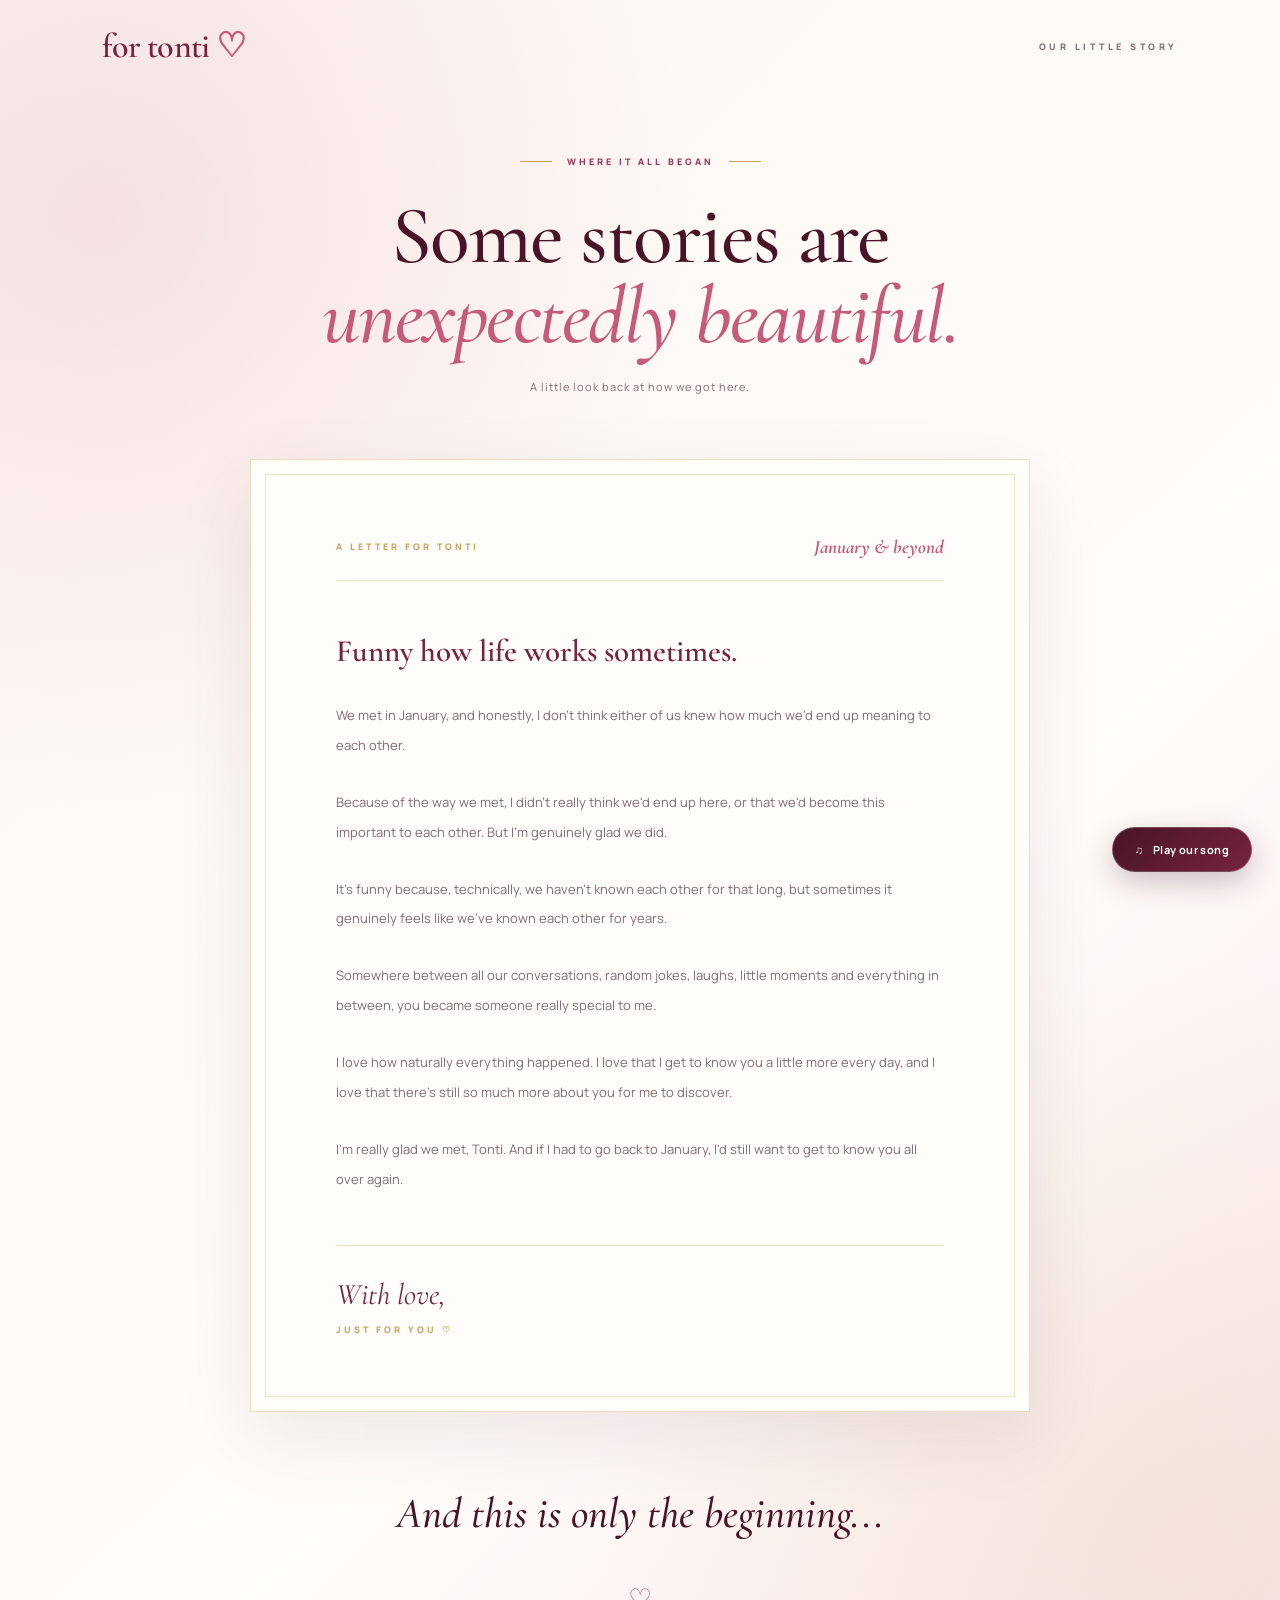
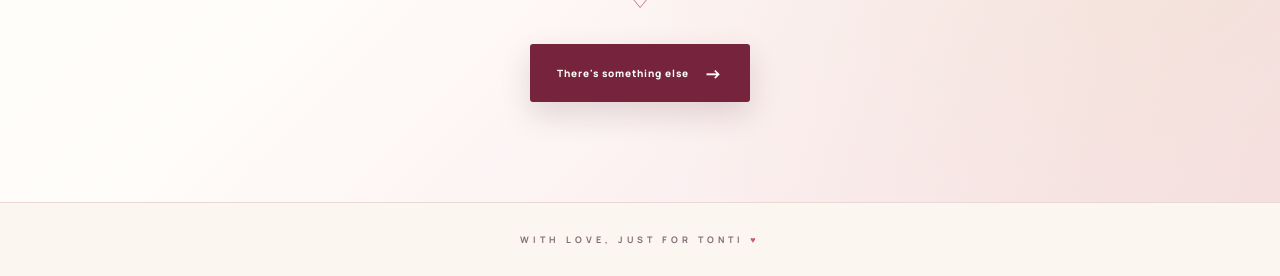
<file: story.html>
<!DOCTYPE html>
<html lang="en">
<head>
    <meta charset="UTF-8">
    <meta name="viewport" content="width=device-width, initial-scale=1.0">
    <meta name="theme-color" content="#fcf6f1">

    <title>Our Story | For Tonti ♡</title>
    <meta name="description" content="A little story about how it all began.">

    <link rel="preconnect" href="https://fonts.googleapis.com">
    <link rel="preconnect" href="https://fonts.gstatic.com" crossorigin>

    <link href="https://fonts.googleapis.com/css2?family=Cormorant+Garamond:ital,wght@0,400;0,500;0,600;0,700;1,400;1,500;1,600&family=Manrope:wght@400;500;600;700;800&display=swap" rel="stylesheet">

    <link rel="stylesheet" href="css/style.css">

    <style>
        .story-hero {
            padding: 155px 20px 100px;
            background:
                radial-gradient(circle at 8% 12%, rgba(232,184,197,.35), transparent 30%),
                radial-gradient(circle at 92% 85%, rgba(201,161,92,.13), transparent 30%),
                linear-gradient(135deg, #fcf6f1, #fffdfa 60%, #f8e4e8);
            min-height: 100vh;
        }

        .story-container {
            max-width: 960px;
            margin: auto;
        }

        .story-heading {
            text-align: center;
            margin-bottom: 65px;
        }

        .story-heading .eyebrow {
            margin-bottom: 28px;
            color: var(--wine);
            font-family: 'Manrope', sans-serif;
            font-size: 9px;
            font-weight: 800;
            letter-spacing: 3px;
        }

        .story-heading .page-title {
            font-family: 'Cormorant Garamond', serif !important;
            color: var(--deep-burgundy);
            font-size: clamp(48px, 7vw, 82px);
            font-weight: 500;
            line-height: .98;
        }

        .story-heading .page-title em {
            color: var(--rose);
            font-weight: 500;
        }

        .story-subtitle {
            color: var(--muted);
            font-family: 'Manrope', sans-serif;
            font-size: 11px;
            letter-spacing: 1px;
            margin-top: 22px;
        }

        .story-letter {
            max-width: 780px;
            margin: auto;
            padding: 75px 85px;
            background: var(--ivory);
            border: 1px solid rgba(201,161,92,.35);
            box-shadow: 0 25px 75px rgba(72,20,38,.09);
            position: relative;
        }

        .story-letter::before {
            content: "";
            position: absolute;
            inset: 14px;
            border: 1px solid rgba(201,161,92,.28);
            pointer-events: none;
        }

        .letter-top {
            display: flex;
            justify-content: space-between;
            align-items: center;
            gap: 15px;
            margin-bottom: 50px;
            padding-bottom: 22px;
            border-bottom: 1px solid rgba(201,161,92,.3);
            position: relative;
        }

        .letter-top span {
            font-family: 'Manrope', sans-serif;
            font-size: 9px;
            letter-spacing: 3px;
            color: var(--champagne);
            font-weight: 800;
        }

        .letter-top .letter-date {
            font-family: 'Cormorant Garamond', serif;
            font-style: italic;
            font-size: 19px;
            letter-spacing: 0;
            color: var(--rose);
        }

        .story-letter p {
            color: var(--muted);
            font-family: 'Manrope', sans-serif;
            font-size: 13px;
            line-height: 2.3;
            margin-bottom: 27px;
            position: relative;
        }

        .story-letter p:first-of-type {
            color: var(--burgundy);
            font-family: 'Cormorant Garamond', serif;
            font-size: 31px;
            font-weight: 600;
            line-height: 1.3;
            margin-bottom: 30px;
        }

        .story-letter p:last-of-type {
            margin-bottom: 0;
        }

        .letter-signature {
            margin-top: 50px;
            padding-top: 30px;
            border-top: 1px solid rgba(201,161,92,.3);
            position: relative;
        }

        .letter-signature span {
            display: block;
            font-family: 'Cormorant Garamond', serif;
            font-size: 30px;
            font-style: italic;
            color: var(--burgundy);
        }

        .letter-signature small {
            display: block;
            margin-top: 10px;
            color: var(--champagne);
            font-family: 'Manrope', sans-serif;
            font-size: 9px;
            font-weight: 800;
            letter-spacing: 3px;
        }

        .story-closing {
            text-align: center;
            margin: 75px auto 0;
        }

        .story-closing p {
            font-family: 'Cormorant Garamond', serif;
            font-size: clamp(30px, 4vw, 43px);
            font-style: italic;
            font-weight: 500;
            color: var(--deep-burgundy);
            margin-bottom: 25px;
        }

        .story-closing .ending-heart {
            display: inline-block;
            color: var(--rose);
            font-size: 27px;
            margin-bottom: 28px;
        }

        .story-closing .button {
            display: inline-flex;
            align-items: center;
            gap: 15px;
            padding: 17px 27px;
            border-radius: 3px;
            background: var(--burgundy);
            color: var(--ivory);
            font-family: 'Manrope', sans-serif;
            font-size: 10px;
            font-weight: 800;
            letter-spacing: 1px;
            text-decoration: none;
            box-shadow: 0 12px 30px rgba(72,20,38,.15);
            transition: .3s ease;
        }

        .story-closing .button:hover {
            background: var(--deep-burgundy);
            transform: translateY(-4px);
            box-shadow: 0 17px 35px rgba(72,20,38,.22);
        }

        .story-closing .button span {
            font-size: 18px;
            transition: transform .3s ease;
        }

        .story-closing .button:hover span {
            transform: translateX(5px);
        }

        @media (max-width: 650px) {
            .story-hero {
                padding: 125px 17px 75px;
            }

            .story-heading {
                margin-bottom: 42px;
            }

            .story-heading .page-title {
                font-size: 48px;
            }

            .story-subtitle {
                font-size: 10px;
                line-height: 1.8;
            }

            .story-letter {
                padding: 48px 28px;
            }

            .story-letter::before {
                inset: 9px;
            }

            .story-letter p {
                font-size: 12px;
                line-height: 2.15;
                margin-bottom: 23px;
            }

            .story-letter p:first-of-type {
                font-size: 27px;
            }

            .letter-top {
                margin-bottom: 35px;
            }

            .letter-top span {
                font-size: 7px;
                letter-spacing: 2px;
            }

            .letter-top .letter-date {
                font-size: 16px;
            }

            .letter-signature {
                margin-top: 38px;
            }

            .story-closing {
                margin-top: 55px;
            }
        }

        @media (max-width: 380px) {
            .story-heading .page-title {
                font-size: 41px;
            }

            .story-letter {
                padding: 42px 23px;
            }

            .letter-top span {
                font-size: 6px;
                letter-spacing: 1.5px;
            }

            .letter-top .letter-date {
                font-size: 14px;
            }
        }

        @media (prefers-reduced-motion: reduce) {
            .story-closing .button,
            .story-closing .button span {
                transition: none;
            }
        }
    </style>
</head>

<body>

    <header class="site-header">
        <a class="brand" href="index.html">
            for tonti <span>♡</span>
        </a>

        <span class="header-note">OUR LITTLE STORY</span>
    </header>

    <main class="story-hero">

        <div class="story-container">

            <div class="story-heading">

                <p class="eyebrow">
                    <span></span>
                    WHERE IT ALL BEGAN
                    <span></span>
                </p>

                <h1 class="page-title">
                    Some stories are<br>
                    <em>unexpectedly beautiful.</em>
                </h1>

                <p class="story-subtitle">
                    A little look back at how we got here.
                </p>

            </div>

            <article class="story-letter">

                <div class="letter-top">
                    <span>A LETTER FOR TONTI</span>
                    <span class="letter-date">January & beyond</span>
                </div>

                <p>Funny how life works sometimes.</p>

                <p>
                    We met in January, and honestly, I don't think
                    either of us knew how much we'd end up meaning
                    to each other.
                </p>

                <p>
                    Because of the way we met, I didn't really think
                    we'd end up here, or that we'd become this
                    important to each other. But I'm genuinely
                    glad we did.
                </p>

                <p>
                    It's funny because, technically, we haven't
                    known each other for that long, but sometimes
                    it genuinely feels like we've known each other
                    for years.
                </p>

                <p>
                    Somewhere between all our conversations,
                    random jokes, laughs, little moments and
                    everything in between, you became someone
                    really special to me.
                </p>

                <p>
                    I love how naturally everything happened.
                    I love that I get to know you a little more
                    every day, and I love that there's still so
                    much more about you for me to discover.
                </p>

                <p>
                    I'm really glad we met, Tonti. And if I had
                    to go back to January, I'd still want to get
                    to know you all over again.
                </p>

                <div class="letter-signature">
                    <span>With love,</span>
                    <small>JUST FOR YOU ♡</small>
                </div>

            </article>

            <div class="story-closing">

                <p>And this is only the beginning...</p>

                <span class="ending-heart">♡</span>

                <br>

                <a class="button" href="reasons.html">
                    There's something else <span>→</span>
                </a>

            </div>

        </div>

    </main>

    <footer>
        WITH LOVE, JUST FOR TONTI <span>♥</span>
    </footer>

    <script src="js/script.js"></script>

</body>
</html>
</file>
<file: css/style.css>
@import url('https://fonts.googleapis.com/css2?family=Cormorant+Garamond:wght@400;500;600;700&family=Manrope:wght@400;500;600;700;800&display=swap');

/* =========================================
   1. DESIGN SYSTEM
========================================= */

:root {
    --burgundy: #76243d;
    --deep-burgundy: #481426;
    --wine: #9b3454;

    --rose: #c65b79;
    --dusty-rose: #e8b8c5;
    --blush: #f8e4e8;
    --soft-pink: #fff0f2;

    --champagne: #c9a15c;
    --gold: #dfbd7d;
    --light-gold: #f1dfb8;

    --cream: #fcf6f1;
    --ivory: #fffdfa;
    --white: #ffffff;

    --text: #39252d;
    --muted: #806c72;

    --border: rgba(118, 36, 61, 0.14);

    --shadow:
        0 25px 70px rgba(72, 20, 38, 0.12);

    --soft-shadow:
        0 12px 35px rgba(72, 20, 38, 0.07);

    --heading-font: 'Cormorant Garamond', serif;
    --body-font: 'Manrope', sans-serif;
}

/* =========================================
   2. GLOBAL STYLES
========================================= */

* {
    margin: 0;
    padding: 0;
    box-sizing: border-box;
}

html {
    scroll-behavior: smooth;
}

body {
    min-height: 100vh;
    background: var(--cream);
    color: var(--text);
    font-family: var(--body-font);
    overflow-x: hidden;
    -webkit-font-smoothing: antialiased;
}

a {
    text-decoration: none;
    color: inherit;
}

button {
    font-family: var(--body-font);
}

::selection {
    background: var(--dusty-rose);
    color: var(--deep-burgundy);
}

/* =========================================
   3. HEADER
========================================= */

.site-header {
    width: 100%;
    padding: 25px 8%;
    display: flex;
    justify-content: space-between;
    align-items: center;
    position: absolute;
    top: 0;
    left: 0;
    z-index: 100;
}

.brand {
    font-family: var(--heading-font) !important;
    font-size: 34px;
    font-weight: 600;
    letter-spacing: -0.8px;
    color: var(--burgundy);
}

.brand span {
    color: var(--rose);
}

.header-note {
    font-family: var(--body-font);
    font-size: 9px;
    letter-spacing: 3.5px;
    color: var(--muted);
    font-weight: 800;
}

/* =========================================
   4. HOMEPAGE
========================================= */

.hero {
    min-height: 100vh;
    display: flex;
    align-items: center;
    justify-content: center;
    text-align: center;
    padding: 140px 25px 110px;
    position: relative;
    overflow: hidden;

    background:
        radial-gradient(
            ellipse at 10% 15%,
            rgba(232, 184, 197, 0.55),
            transparent 38%
        ),
        radial-gradient(
            ellipse at 90% 85%,
            rgba(201, 161, 92, 0.18),
            transparent 35%
        ),
        linear-gradient(
            135deg,
            #fff9f5,
            #f9e9e9,
            #fff8f1
        );
}

.hero::before,
.hero::after {
    content: "";
    position: absolute;
    width: 420px;
    height: 420px;
    border: 1px solid rgba(201, 161, 92, 0.3);
    border-radius: 50%;
    pointer-events: none;
}

.hero::before {
    top: -230px;
    left: -170px;
}

.hero::after {
    bottom: -240px;
    right: -160px;
}

.hero-content {
    max-width: 800px;
    position: relative;
    z-index: 2;
    animation: fadeUp 1.1s ease both;
}

.eyebrow {
    display: flex;
    align-items: center;
    justify-content: center;
    gap: 15px;
    font-size: 9px;
    letter-spacing: 5px;
    font-weight: 800;
    color: var(--champagne);
    margin-bottom: 30px;
}

.eyebrow span {
    width: 32px;
    height: 1px;
    background: var(--champagne);
}

.hero h1 {
    font-family: var(--heading-font) !important;
    font-size: clamp(85px, 13vw, 150px);
    line-height: 0.88;
    font-weight: 500;
    letter-spacing: -4px;
    color: var(--deep-burgundy);
}

.hero h1 em,
.page-title em {
    color: var(--rose);
    font-weight: 500;
}

.intro {
    max-width: 470px;
    margin: 38px auto;
    color: var(--muted);
    font-size: 14px;
    line-height: 2.1;
    letter-spacing: 0.1px;
}

/* =========================================
   5. BUTTONS
========================================= */

.button {
    display: inline-flex;
    align-items: center;
    justify-content: center;
    gap: 16px;

    background: linear-gradient(
        135deg,
        var(--burgundy),
        var(--wine)
    );

    color: var(--white);
    padding: 17px 32px;
    border-radius: 4px;

    font-size: 11px;
    font-weight: 800;
    letter-spacing: 1.1px;

    transition: all 0.35s ease;

    box-shadow:
        0 10px 25px rgba(118, 36, 61, 0.2);
}

.button:hover {
    background: linear-gradient(
        135deg,
        var(--deep-burgundy),
        var(--burgundy)
    );

    transform: translateY(-4px);

    box-shadow:
        0 16px 35px rgba(118, 36, 61, 0.27);
}

.button span {
    font-size: 18px;
}

.button-secondary {
    background: var(--white);
    color: var(--burgundy);
    border: 1px solid var(--dusty-rose);
    box-shadow: none;
}

.button-secondary:hover {
    background: var(--burgundy);
    color: var(--white);
    border-color: var(--burgundy);
}

/* =========================================
   6. DECORATIVE ELEMENTS
========================================= */

.float {
    position: absolute;
    color: var(--rose);
    opacity: 0.75;
    animation: float 6s ease-in-out infinite;
    z-index: 1;
}

.float-one {
    top: 27%;
    left: 15%;
    font-size: 34px;
}

.float-two {
    top: 35%;
    right: 16%;
    font-size: 25px;
    animation-delay: 1s;
}

.float-three {
    bottom: 20%;
    right: 25%;
    font-size: 38px;
    animation-delay: 2s;
}

.scroll-note {
    position: absolute;
    bottom: 30px;
    left: 50%;
    transform: translateX(-50%);
    font-size: 8px;
    letter-spacing: 4px;
    color: var(--muted);
    display: flex;
    flex-direction: column;
    gap: 10px;
    align-items: center;
}

.scroll-note span {
    font-size: 19px;
    color: var(--champagne);
}

/* =========================================
   7. INNER PAGE BACKGROUNDS
========================================= */

.content-page {
    min-height: 100vh;
    padding: 155px 25px 100px;

    background:
        radial-gradient(
            ellipse at 0% 5%,
            rgba(232, 184, 197, 0.35),
            transparent 35%
        ),
        radial-gradient(
            ellipse at 100% 95%,
            rgba(201, 161, 92, 0.15),
            transparent 35%
        ),
        linear-gradient(
            135deg,
            #fffaf6,
            #fcf2f0,
            #fffaf5
        );
}

.story-section,
.reasons-section,
.question-section,
.answer-section {
    max-width: 900px;
    margin: auto;
    text-align: center;
    animation: fadeUp 0.9s ease both;
}

/* Make headings consistent, including headings
   styled inside individual page files. */

.page-title,
.story-section h1,
.story-hero h1,
.question-card h1,
.answer-card h1,
.reasons-heading h1 {
    font-family: var(--heading-font) !important;
    font-weight: 500;
    color: var(--deep-burgundy);
}

.page-title {
    font-size: clamp(52px, 7vw, 82px);
    line-height: 1.05;
    letter-spacing: -1.5px;
}

.page-title em,
.story-section h1 em,
.story-hero h1 em,
.question-card h1 em,
.answer-card h1 em,
.reasons-heading h1 em {
    color: var(--rose);
    font-style: italic;
}

.story-divider {
    margin: 38px auto;
    color: var(--champagne);
    font-size: 27px;
}

/* =========================================
   8. STORY PAGE
========================================= */

.story-text {
    max-width: 680px;
    margin: auto;
    text-align: left;
    padding: 45px 48px;

    background: rgba(255, 253, 250, 0.9);

    border: 1px solid var(--border);
    border-top: 3px solid var(--champagne);

    box-shadow: var(--soft-shadow);
}

.story-text p {
    color: var(--muted);
    font-size: 14px;
    line-height: 2.2;
    margin-bottom: 25px;
}

.story-text p:last-child {
    margin-bottom: 0;
}

.story-ending {
    margin: 50px 0 30px;
    font-family: var(--heading-font);
    font-size: 30px;
    font-style: italic;
    color: var(--burgundy);
}

.ending-heart {
    display: block;
    margin-top: 15px;
    font-size: 28px;
    color: var(--rose);
}

/* =========================================
   9. REASONS PAGE
========================================= */

.section-intro {
    max-width: 520px;
    margin: 25px auto 50px;
    color: var(--muted);
    font-size: 14px;
    line-height: 2;
}

.reasons-grid {
    display: grid;
    grid-template-columns: repeat(2, 1fr);
    gap: 22px;
    text-align: left;
}

.reason-card {
    position: relative;
    background: var(--ivory);
    padding: 30px;

    border: 1px solid var(--border);
    border-radius: 5px;

    font-family: var(--body-font);
    font-size: 14px;
    line-height: 1.9;
    color: var(--text);

    box-shadow: var(--soft-shadow);

    transition:
        transform 0.4s ease,
        border-color 0.4s ease,
        box-shadow 0.4s ease;

    opacity: 0;
    transform: translateY(20px);
}

.reason-card.visible {
    opacity: 1;
    transform: translateY(0);
}

.reason-card::before {
    content: '♡';
    display: block;
    color: var(--rose);
    font-family: var(--heading-font);
    font-size: 25px;
    margin-bottom: 10px;
}

.reason-card:hover {
    transform: translateY(-6px);
    border-color: var(--champagne);
    box-shadow: var(--shadow);
}

.reasons-ending {
    margin: 50px 0 30px;
    font-family: var(--heading-font);
    font-size: 30px;
    font-style: italic;
    color: var(--burgundy);
}

/* =========================================
   10. QUESTION PAGE
========================================= */

.question-section {
    max-width: 720px;
    padding-top: 35px;
}

.question-heart {
    font-size: 65px;
    color: var(--rose);
    margin-bottom: 25px;
    animation: heartbeat 2s infinite;
}

.question-section .page-title {
    max-width: 700px;
    margin: auto;
}

.answer-buttons {
    display: flex;
    justify-content: center;
    align-items: center;
    gap: 18px;
    flex-wrap: wrap;
    margin: 45px 0;
}

.question-note {
    color: var(--muted);
    font-size: 12px;
    margin-top: 35px;
    font-style: italic;
}

/* =========================================
   11. ANSWER PAGE
========================================= */

.answer-section {
    max-width: 700px;
    padding-top: 30px;
}

.celebration-heart {
    font-size: 75px;
    color: var(--rose);
    margin-bottom: 25px;
    animation: heartbeat 1.5s infinite;
}

.answer-message {
    max-width: 560px;
    margin: 40px auto;
    padding: 40px;

    background: var(--ivory);

    border: 1px solid var(--border);
    border-left: 3px solid var(--champagne);

    box-shadow: var(--shadow);
}

.answer-message p {
    color: var(--muted);
    font-size: 14px;
    line-height: 2;
    margin-bottom: 18px;
}

.answer-message p:last-child {
    margin-bottom: 0;
}

/* =========================================
   12. FOOTER
========================================= */

footer {
    text-align: center;
    padding: 30px 15px;

    font-size: 9px;
    letter-spacing: 4px;
    font-weight: 700;

    color: var(--muted);
    background: var(--cream);

    border-top: 1px solid var(--border);
}

footer span {
    color: var(--rose);
}

/* =========================================
   13. MUSIC PLAYER
========================================= */

.music-player {
    position: fixed;
    bottom: 28px;
    right: 28px;
    z-index: 1000;

    background: linear-gradient(
        135deg,
        var(--deep-burgundy),
        var(--burgundy)
    );

    color: var(--white);

    border: 1px solid rgba(255, 255, 255, 0.2);
    border-radius: 50px;

    padding: 14px 22px;

    font-family: var(--body-font);
    font-size: 11px;
    font-weight: 700;
    letter-spacing: 0.4px;

    cursor: pointer;

    box-shadow:
        0 10px 30px rgba(72, 20, 38, 0.25);

    transition: all 0.3s ease;
}

.music-player:hover {
    background: var(--rose);
    transform: translateY(-4px);
    box-shadow:
        0 14px 35px rgba(72, 20, 38, 0.25);
}

.music-player span {
    margin-left: 7px;
}

/* =========================================
   14. ANIMATIONS
========================================= */

@keyframes fadeUp {
    from {
        opacity: 0;
        transform: translateY(25px);
    }

    to {
        opacity: 1;
        transform: translateY(0);
    }
}

@keyframes float {
    0%, 100% {
        transform: translateY(0);
    }

    50% {
        transform: translateY(-18px);
    }
}

@keyframes heartbeat {
    0%, 100% {
        transform: scale(1);
    }

    50% {
        transform: scale(1.1);
    }
}

/* =========================================
   15. MOBILE RESPONSIVENESS
========================================= */

@media (max-width: 650px) {

    .site-header {
        padding: 22px 6%;
    }

    .brand {
        font-size: 29px;
    }

    .header-note {
        font-size: 8px;
        letter-spacing: 2px;
    }

    .hero {
        padding: 120px 20px 100px;
    }

    .hero h1 {
        font-size: clamp(70px, 17vw, 100px);
        letter-spacing: -2px;
    }

    .intro {
        font-size: 13px;
    }

    .float-one {
        left: 7%;
    }

    .float-two {
        right: 8%;
    }

    .float-three {
        right: 10%;
    }

    .content-page {
        padding: 125px 18px 85px;
    }

    .page-title {
        font-size: 49px;
    }

    .story-text {
        padding: 28px 23px;
    }

    .story-text p {
        font-size: 13px;
    }

    .reasons-grid {
        grid-template-columns: 1fr;
        gap: 15px;
    }

    .reason-card {
        padding: 23px;
        font-size: 14px;
    }

    .answer-message {
        padding: 28px 22px;
    }

    .answer-buttons {
        flex-direction: column;
    }

    .answer-buttons .button {
        width: 100%;
        max-width: 280px;
    }

    .music-player {
        bottom: 16px;
        right: 16px;
        padding: 12px 18px;
    }

    footer {
        font-size: 8px;
        letter-spacing: 2px;
    }
}

/* =========================================
   16. REDUCED MOTION ACCESSIBILITY
========================================= */

@media (prefers-reduced-motion: reduce) {

    *,
    *::before,
    *::after {
        animation-duration: 0.01ms !important;
        animation-iteration-count: 1 !important;
        scroll-behavior: auto !important;
        transition-duration: 0.01ms !important;
    }
}
</file>
